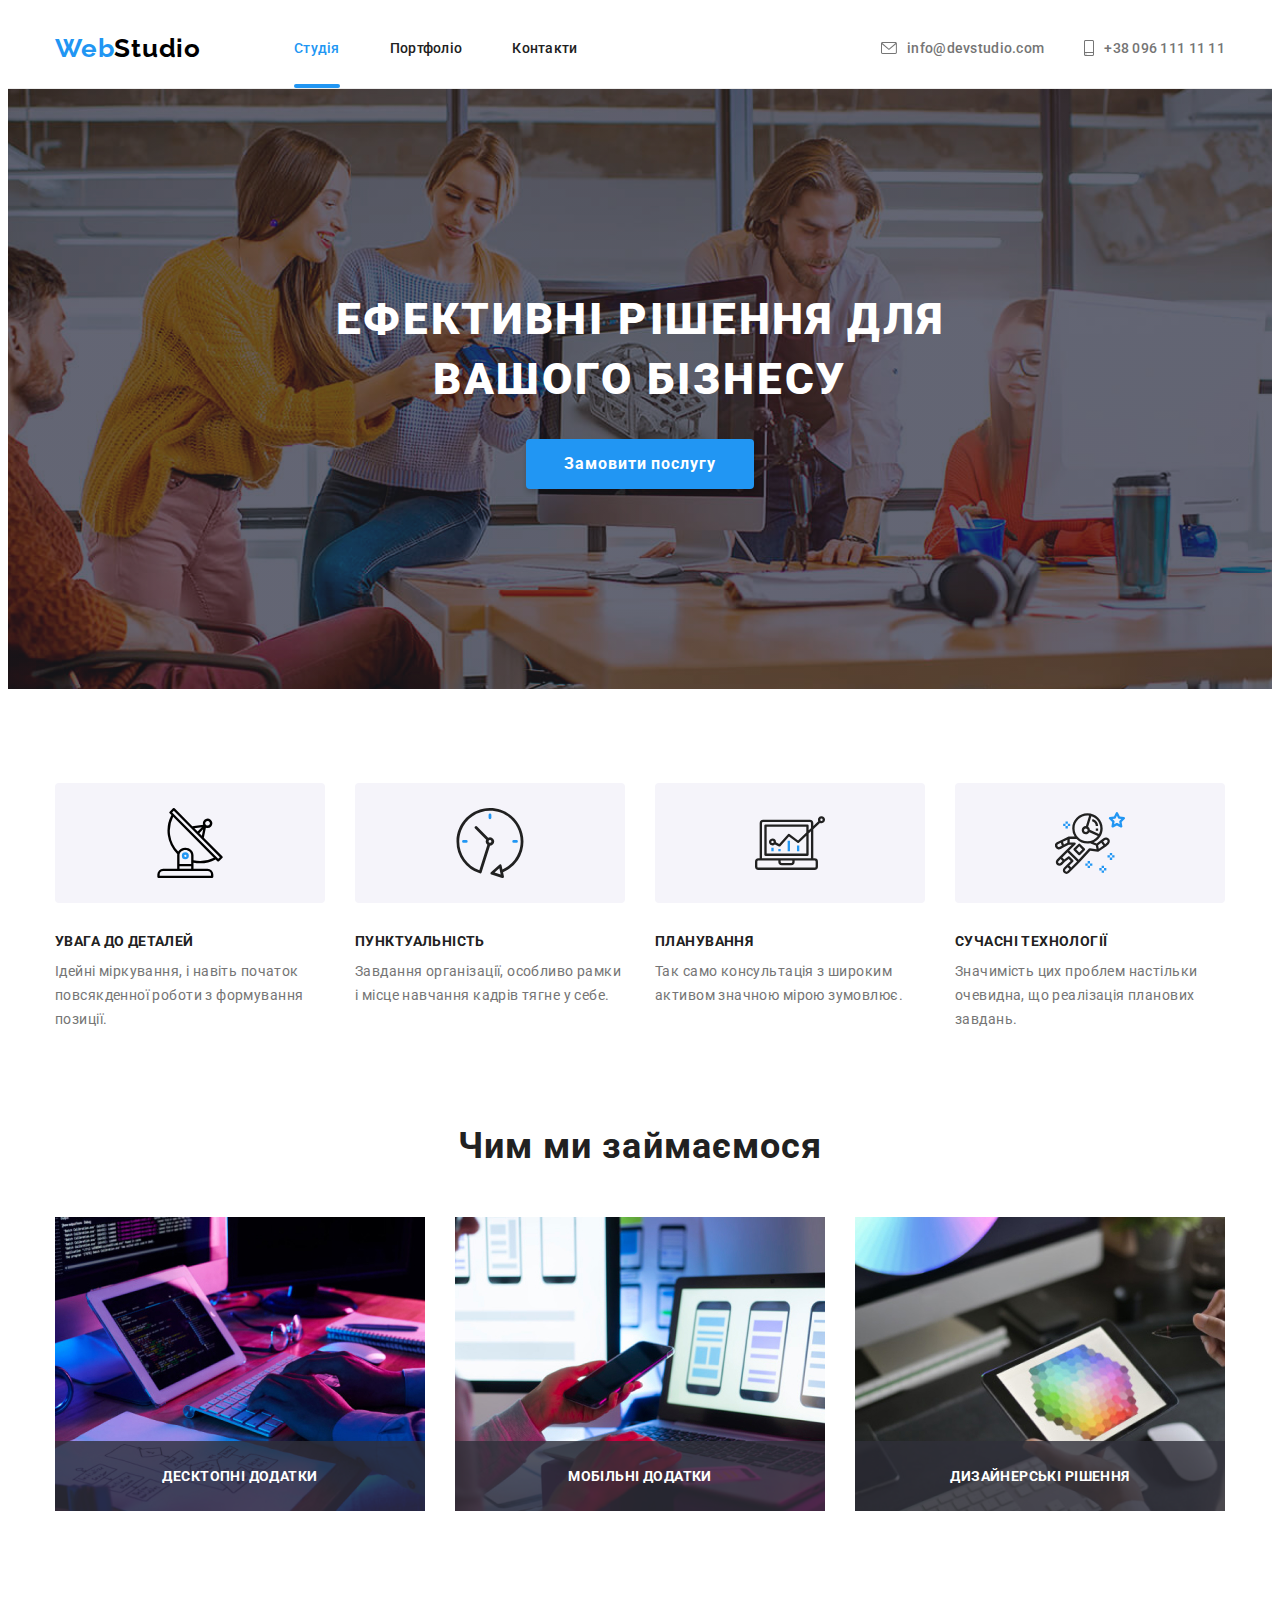
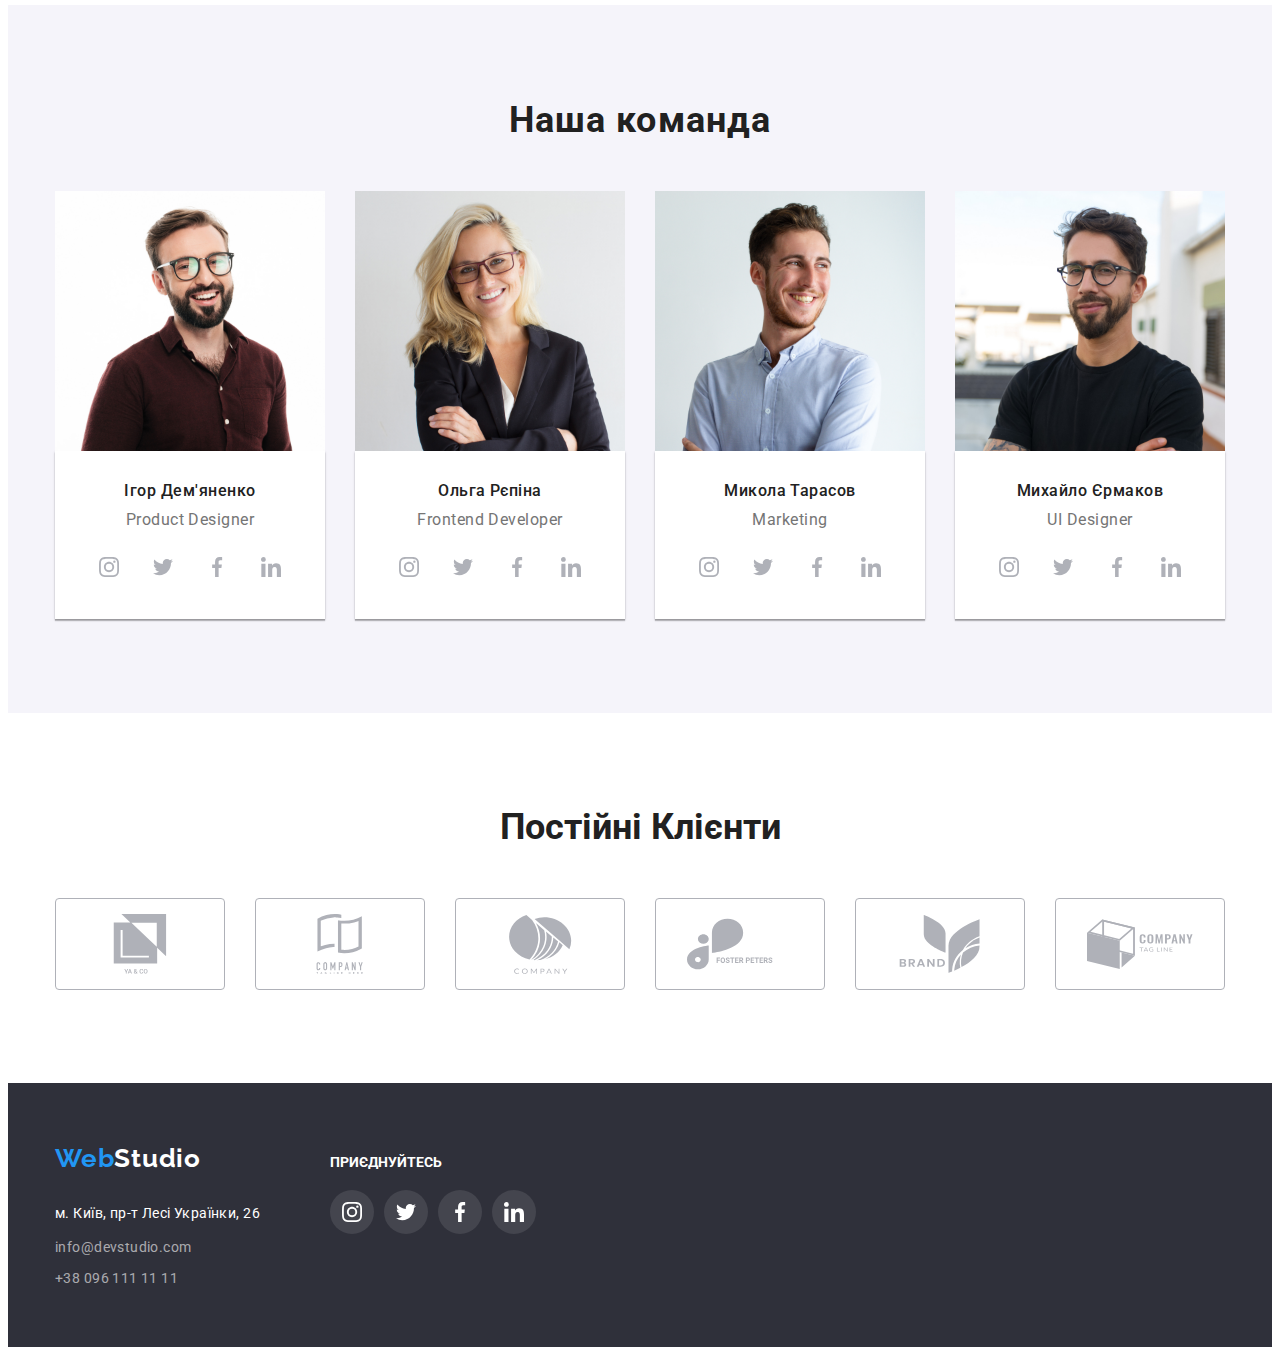
<file: index.html>
<!DOCTYPE html>
<html lang="uk">
  <head>
    <meta charset="UTF-8" />
    <meta name="viewport" content="width=device-width, initial-scale=1.0" />

    <link rel="preconnect" href="https://fonts.googleapis.com" />
    <link rel="preconnect" href="https://fonts.gstatic.com" crossorigin />
    <link
      href="https://fonts.googleapis.com/css2?family=Montserrat:wght@400;700&family=Roboto:wght@400;500;700;900&display=swap"
      rel="stylesheet"
    />
    <link rel="preconnect" href="https://fonts.googleapis.com" />
    <link rel="preconnect" href="https://fonts.gstatic.com" crossorigin />
    <link
      href="https://fonts.googleapis.com/css2?family=Montserrat:wght@400;700&family=Raleway:wght@400;500;700;900&display=swap"
      rel="stylesheet"
    />
    <link
      rel="stylesheet"
      href="https://cdnjs.cloudflare.com/ajax/libs/modern-normalize/2.0.0/modern-normalize.min.css"
      integrity="sha512-4xo8blKMVCiXpTaLzQSLSw3KFOVPWhm/TRtuPVc4WG6kUgjH6J03IBuG7JZPkcWMxJ5huwaBpOpnwYElP/m6wg=="
      crossorigin="anonymous"
      referrerpolicy="no-referrer"
    />
    <link rel="stylesheet" href="./css/style.css" />
    <title>WebStudio</title>
  </head>

  <body class="body">
    <!-- the cap -->
    <header class="header">
      <div class="conteiner head-conteiner">
        <nav class="nav-conteiner">
          <a class="logo" href="./index.html"
            >Web<span class="studio">Studio</span></a
          >
          <ul class="nav-list">
            <li class="nav-item">
              <a class="nav-link current" href="./index.html">Студія</a>
            </li>
            <li class="nav-item">
              <a class="nav-link" href="./portfolio.html">Портфоліо</a>
            </li>
            <li class="nav-item">
              <a class="nav-link" href="./contacts.html">Контакти</a>
            </li>
          </ul>
        </nav>
        <ul class="list-header">
          <li class="mail-tel">
            <a class="link-header mail-link" href="mailto:info@devstudio.com">
              <svg class="mail">
                <use
                  class="mail-icon"
                  href="./images/sprite/sprite.svg#icon-mail"
                ></use>
              </svg>
              info@devstudio.com
            </a>
          </li>
          <li class="mail-tel">
            <a class="link-header phone-link" href="tel:+380961111111">
              <svg class="phone">
                <use
                  class="phone-icon"
                  href="./images/sprite/sprite.svg#icon-phone"
                ></use>
              </svg>
              +38 096 111 11 11
            </a>
          </li>
        </ul>
      </div>
    </header>

    <main>
      <!-- first box -->
      <section class="first-box">
        <div class="conteiner">
          <h1 class="main-title">Ефективні рішення для вашого бізнесу</h1>

          <button data-modal-open class="main-button" type="button">
            <span class="text-main-button">Замовити послугу</span>
          </button>
        </div>
      </section>

      <!-- second box -->
      <section class="second-box">
        <div class="conteiner">
          <h2 class="hide-title">наші переваги</h2>
          <ul class="adv-list">
            <li class="adv-item">
              <div class="adv-block">
                <svg class="antenna">
                  <use href="./images/sprite/sprite.svg#icon-antenna"></use>
                </svg>
              </div>
              <h3 class="adv-title">УВАГА ДО ДЕТАЛЕЙ</h3>
              <p class="adv-paragraph">
                Ідейні міркування, і навіть початок повсякденної роботи з
                формування позиції.
              </p>
            </li>
            <li class="adv-item">
              <div class="adv-block">
                <svg class="clock">
                  <use
                    class=""
                    href="./images/sprite/sprite.svg#icon-clock"
                  ></use>
                </svg>
              </div>
              <h3 class="adv-title">ПУНКТУАЛЬНІСТЬ</h3>
              <p class="adv-paragraph">
                Завдання організації, особливо рамки і місце навчання кадрів
                тягне у себе.
              </p>
            </li>
            <li class="adv-item">
              <div class="adv-block">
                <svg class="diagram">
                  <use
                    class=""
                    href="./images/sprite/sprite.svg#icon-diagram"
                  ></use>
                </svg>
              </div>
              <h3 class="adv-title">ПЛАНУВАННЯ</h3>
              <p class="adv-paragraph">
                Так само консультація з широким активом значною мірою зумовлює.
              </p>
            </li>
            <li class="adv-item">
              <div class="adv-block">
                <svg class="astronaut">
                  <use
                    class=""
                    href="./images/sprite/sprite.svg#icon-astronaut"
                  ></use>
                </svg>
              </div>
              <h3 class="adv-title">СУЧАСНІ ТЕХНОЛОГІЇ</h3>
              <p class="adv-paragraph">
                Значимість цих проблем настільки очевидна, що реалізація
                планових завдань.
              </p>
            </li>
          </ul>
        </div>
      </section>
      <!-- work -->
      <section class="work-box">
        <div class="conteiner">
          <h2 class="third-title">Чим ми займаємося</h2>
          <ul class="work-list">
            <li class="work-image">
              <div class="work-pick-box">
                <img
                  class="work-pick"
                  src="./images/programming.jpg"
                  alt="programming"
                  width="370"
                  height="294"
                />
                <div class="overlay-work">
                  <p class="work-image-text">десктопні додатки</p>
                </div>
              </div>
                
            </li>
            <li class="work-image">
              <div class="work-pick-box">
                <img
                class="work-pick"
                src="./images/CreatingAplications.jpg"
                alt="CreatingAplications"
                width="370"
                height="294"
                />
                <div class="overlay-work">
                  <p class="work-image-text">мобільні додатки</p>
                </div>
              </div>
            </li>
            <li class="work-image">
              <div class="work-pick-box">
                <img
                class="work-pick"
                src="./images/testing.jpg"
                alt="testing"
                width="370"
                height="294"
                />
                <div class="overlay-work">
                  <p class="work-image-text">дизайнерські рішення</p>
                </div>
              </div>
            </li>
          </ul>
        </div>
      </section>
      <!-- our team -->
      <section class="our-team">
        <div class="conteiner">
          <h2 class="our-team-title">Наша команда</h2>
          <ul class="team-list">
            <li class="human">
              <img
                class="human-pick"
                src="./images/igor.jpg"
                alt="Ігор Дем'яненко"
                width="270"
                height="260"
              />
              <div class="human-box">
                <h3 class="name">Ігор Дем'яненко</h3>
                <p class="proffetion">Product Designer</p>
                <ul class="social-list">
                  <li class="soc-item">
                    <a class="human-link" href="">
                      <svg class="soc-link">
                        <use
                          href="./images/sprite/sprite.svg#icon-instagram"
                        ></use>
                      </svg>
                    </a>
                  </li>
                  <li class="soc-item">
                    <a class="human-link" href="">
                      <svg class="soc-link">
                        <use
                          href="./images/sprite/sprite.svg#icon-twitter"
                        ></use>
                      </svg>
                    </a>
                  </li>
                  <li class="soc-item">
                    <a class="human-link" href="">
                      <svg class="soc-link">
                        <use
                          href="./images/sprite/sprite.svg#icon-facebook"
                        ></use>
                      </svg>
                    </a>
                  </li>
                  <li class="soc-item">
                    <a class="human-link" href="">
                      <svg class="soc-link">
                        <use
                          href="./images/sprite/sprite.svg#icon-linkedin"
                        ></use>
                      </svg>
                    </a>
                  </li>
                </ul>
              </div>
            </li>
            <li class="human">
              <img
                class="human-pick"
                src="./images/olga.jpg"
                alt="Ольга Рєпіна"
                width="270"
                height="260"
              />
              <div class="human-box">
                <h3 class="name">Ольга Рєпіна</h3>
                <p class="proffetion">Frontend Developer</p>
                <ul class="social-list">
                  <li class="soc-item">
                    <a class="human-link" href="">
                      <svg class="soc-link">
                        <use
                          href="./images/sprite/sprite.svg#icon-instagram"
                        ></use>
                      </svg>
                    </a>
                  </li>
                  <li class="soc-item">
                    <a class="human-link" href="">
                      <svg class="soc-link">
                        <use
                          href="./images/sprite/sprite.svg#icon-twitter"
                        ></use>
                      </svg>
                    </a>
                  </li>
                  <li class="soc-item">
                    <a class="human-link" href="">
                      <svg class="soc-link">
                        <use
                          href="./images/sprite/sprite.svg#icon-facebook"
                        ></use>
                      </svg>
                    </a>
                  </li>
                  <li class="soc-item">
                    <a class="human-link" href="">
                      <svg class="soc-link">
                        <use
                          href="./images/sprite/sprite.svg#icon-linkedin"
                        ></use>
                      </svg>
                    </a>
                  </li>
                </ul>
              </div>
            </li>
            <li class="human">
              <img
                class="human-pick"
                src="./images/mikola.jpg"
                alt="Микола Тарасов"
                width="270"
                height="260"
              />
              <div class="human-box">
                <h3 class="name">Микола Тарасов</h3>
                <p class="proffetion">Marketing</p>
                <ul class="social-list">
                  <li class="soc-item">
                    <a class="human-link" href="">
                      <svg class="soc-link">
                        <use
                          href="./images/sprite/sprite.svg#icon-instagram"
                        ></use>
                      </svg>
                    </a>
                  </li>
                  <li class="soc-item">
                    <a class="human-link" href="">
                      <svg class="soc-link">
                        <use
                          href="./images/sprite/sprite.svg#icon-twitter"
                        ></use>
                      </svg>
                    </a>
                  </li>
                  <li class="soc-item">
                    <a class="human-link" href="">
                      <svg class="soc-link">
                        <use
                          href="./images/sprite/sprite.svg#icon-facebook"
                        ></use>
                      </svg>
                    </a>
                  </li>
                  <li class="soc-item">
                    <a class="human-link" href="">
                      <svg class="soc-link">
                        <use
                          href="./images/sprite/sprite.svg#icon-linkedin"
                        ></use>
                      </svg>
                    </a>
                  </li>
                </ul>
              </div>
            </li>
            <li class="human">
              <img
                class="human-pick"
                src="./images/michailo.jpg"
                alt="Михайло Єрмаков"
                width="270"
                height="260"
              />
              <div class="human-box">
                <h3 class="name">Михайло Єрмаков</h3>
                <p class="proffetion">UI Designer</p>
                <ul class="social-list">
                  <li class="soc-item">
                    <a class="human-link" href="">
                      <svg class="soc-link">
                        <use
                          href="./images/sprite/sprite.svg#icon-instagram"
                        ></use>
                      </svg>
                    </a>
                  </li>
                  <li class="soc-item">
                    <a class="human-link" href="">
                      <svg class="soc-link">
                        <use
                          href="./images/sprite/sprite.svg#icon-twitter"
                        ></use>
                      </svg>
                    </a>
                  </li>
                  <li class="soc-item">
                    <a class="human-link" href="">
                      <svg class="soc-link">
                        <use
                          href="./images/sprite/sprite.svg#icon-facebook"
                        ></use>
                      </svg>
                    </a>
                  </li>
                  <li class="soc-item">
                    <a class="human-link" href="">
                      <svg class="soc-link">
                        <use
                          href="./images/sprite/sprite.svg#icon-linkedin"
                        ></use>
                      </svg>
                    </a>
                  </li>
                </ul>
              </div>
            </li>
          </ul>
        </div>
      </section>
      <section class="clients">
        <div class="conteiner">
          <h2 class="our-clients">Постійні Клієнти</h2>
          <ul class="logo-list">
            <li class="logo-item">
              <a class="client-link" href="">
                <svg class="client-logo">
                  <use href="./images/sprite/sprite.svg#icon-logo"></use>
                </svg>
              </a>
            </li>
            <li class="logo-item">
              <a class="client-link" href="">
                <svg class="client-logo">
                  <use href="./images/sprite/sprite.svg#icon-logo1"></use>
                </svg>
              </a>
            </li>
            <li class="logo-item">
              <a class="client-link" href="">
                <svg class="client-logo">
                  <use href="./images/sprite/sprite.svg#icon-logo2"></use>
                </svg>
              </a>
            </li>
            <li class="logo-item">
              <a class="client-link" href="">
                <svg class="client-logo">
                  <use href="./images/sprite/sprite.svg#icon-logo3"></use>
                </svg>
              </a>
            </li>
            <li class="logo-item">
              <a class="client-link" href="">
                <svg class="client-logo">
                  <use href="./images/sprite/sprite.svg#icon-logo4"></use>
                </svg>
              </a>
            </li>
            <li class="logo-item">
              <a class="client-link" href="">
                <svg class="client-logo">
                  <use href="./images/sprite/sprite.svg#icon-logo5"></use>
                </svg>
              </a>
            </li>
          </ul>
        </div>
      </section>
    </main>
    <!-- Floor -->
    <footer class="footer">
      <div class="conteiner foot-box">
        <div>
          <a class="web-foot" href="/"
          >Web<span class="studio-foot">Studio</span></a
        >
        <address class="address">
          <p class="addr">м. Київ, пр-т Лесі Українки, 26</p>
          <ul class="foot-link-list">
            <li class="item-foot">
              <a class="link-foot" href="mailto:info@devstudio.com"
                >info@devstudio.com</a
              >
            </li>
            <li class="item-foot">
              <a class="link-foot" href="tel:+380961111111"
                >+38 096 111 11 11</a
              >
            </li>
          </ul>
        </div>
        </address>
        <div class="soc-box-foot">
          <h3 class="join-us">ПРИЄДНУЙТЕСЬ</h3>
          <ul class="soc-list-foot">
            <li class="soc-item-foot">
              <a class="soc-link-foot" href="">
                <svg class="icon-foot">
                  <use href="./images/sprite/sprite.svg#icon-instagram"></use>
                </svg>
              </a>
            </li>
            <li class="soc-item-foot">
              <a class="soc-link-foot" href="">
                <svg class="icon-foot">
                  <use href="./images/sprite/sprite.svg#icon-twitter"></use>
                </svg>
              </a>
            </li>
            <li class="soc-item-foot">
              <a class="soc-link-foot" href="">
                <svg class="icon-foot">
                  <use href="./images/sprite/sprite.svg#icon-facebook"></use>
                </svg>
              </a>
            </li>
            <li class="soc-item-foot">
              <a class="soc-link-foot" href="">
                <svg class="icon-foot">
                  <use href="./images/sprite/sprite.svg#icon-linkedin"></use>
                </svg>
              </a>
            </li>
          </ul>
        </div>
      </div>
    </footer>
    <!-- modal -->
    <div data-modal class="backdrop is-hidden">
      <div class="modal">
        <button class="button-modal-close" data-modal-close>
          <svg class="modal-close-icon">
            <use href="./images/sprite/sprite.svg#icon-close"></use>
          </svg>
        </button>
        <h2 class="modal-title">Залиште свої дані, ми вам передзвонимо</h2>
        <form class="form" action="">
          <div class="label-input-box">
            <label for="name" class="label" >Ім'я</label>
            <div class="input-icon-modal-box">
              <input id="name" class="form-input" type="text">
              <svg class="modal-input-icon">
                <use href="./images/sprite/sprite.svg#icon-person-modal">
                </use>
              </svg>
            </div>
          </div>
          
          <div class="label-input-box">
            <label for="tel" class="label">Телефон</label>
            <div class="input-icon-modal-box">
              <input id="tel" class="form-input" type="tel">
              <svg class="modal-input-icon">
                <use href="./images/sprite/sprite.svg#icon-phone-modal">
                </use>
              </svg>
            </div>
            
          </div>
          
          <div class="label-input-box">
            <label for="email" class="label">Пошта</label>
            <div class="input-icon-modal-box">
              <input id="email" class="form-input" type="email">
              <svg class="modal-input-icon">
                <use href="./images/sprite/sprite.svg#icon-email-modal">
                </use>
              </svg>
            </div>
            
          </div>
          
          <div class="label-input-box">
            <label class="label" for="comment">Коментар</label>
            <textarea class="comment" id="comment" placeholder="введіть текст"></textarea>
          </div>

          
          
        </form>
        <div class="checkbox-modal-box">
          <input id="checkbox" type="checkbox">
          <label class="checkbox-label" for="checkbox">Погоджуюся з розсилкою та приймаю <a class="modal-checkbox-link" href="/"> Умови договору<a> </label>
        </div>


        <button class="button-modal-submit" type="submit">
          <span class="button-submit-text">Відправити</span>
        </button>
        

      </div>
    </div>
    <script src="./js/modal.js"></script>
  </body>
</html>
</file>
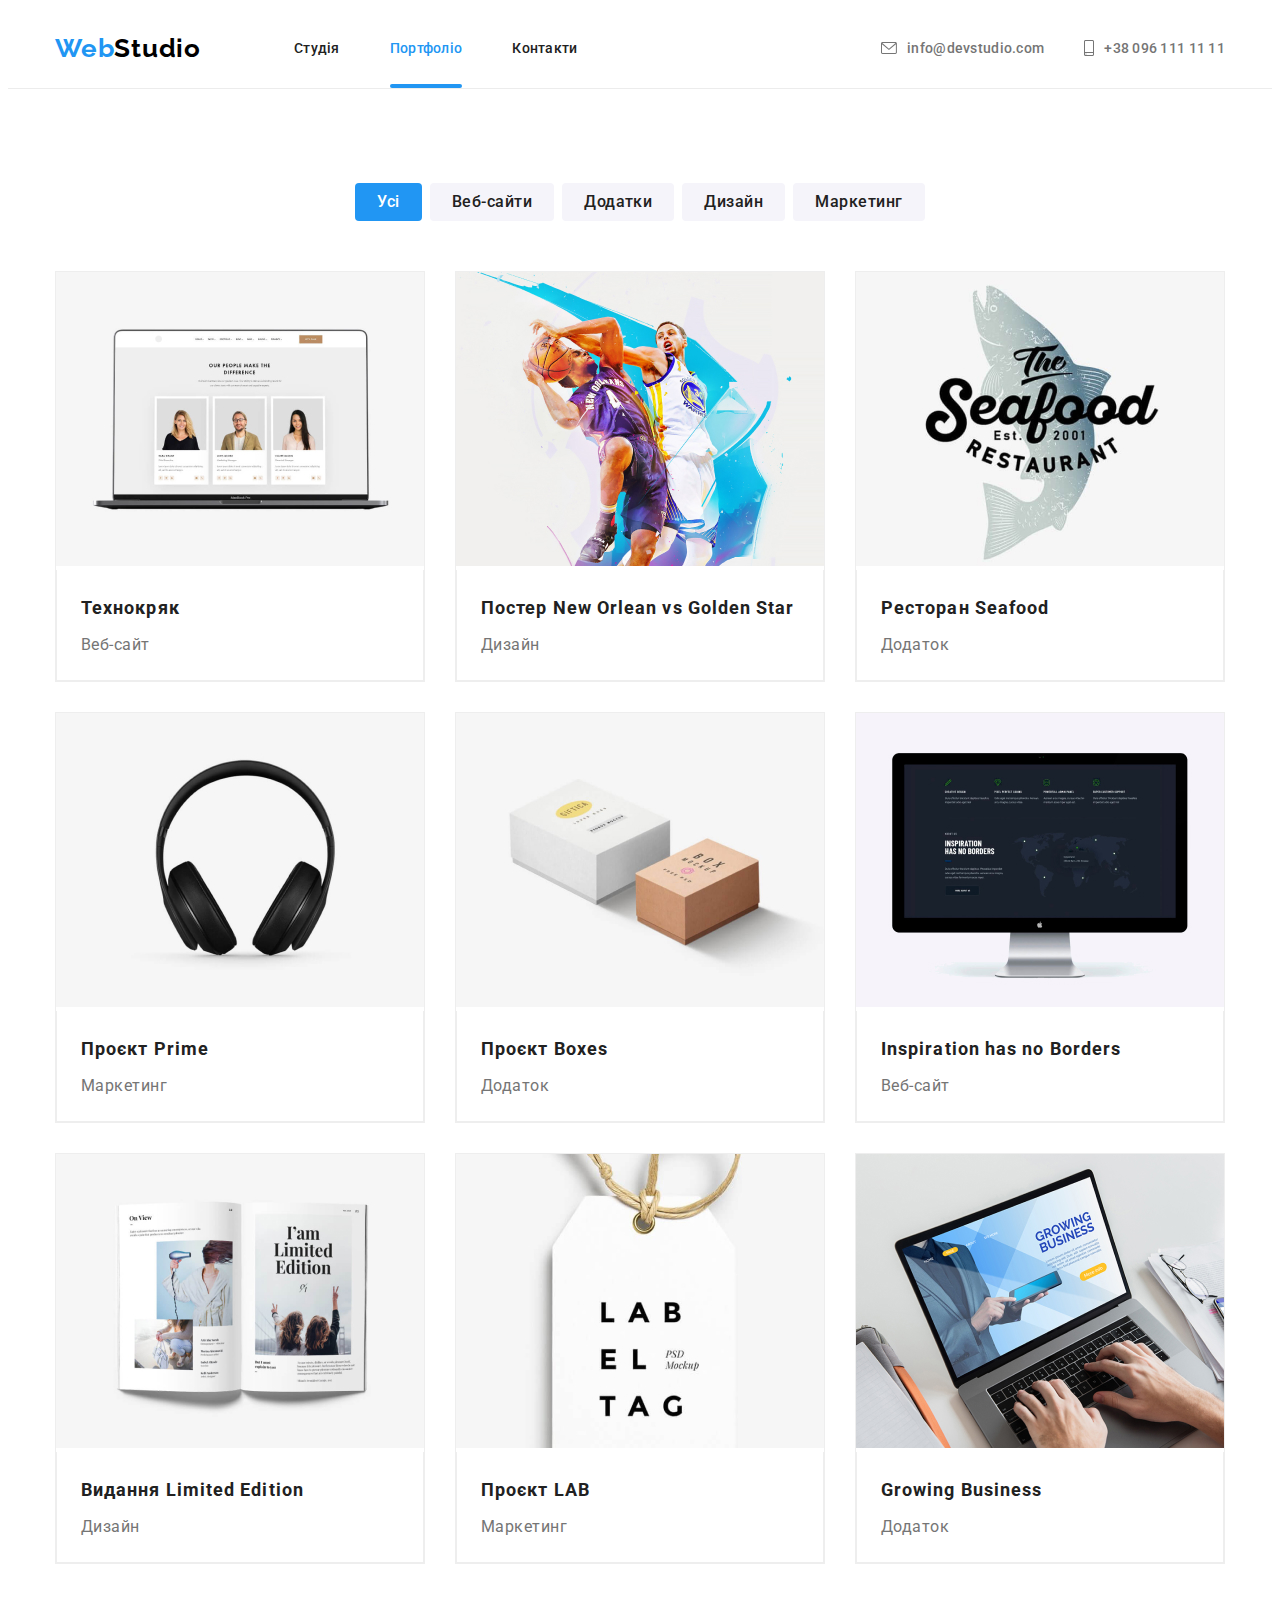
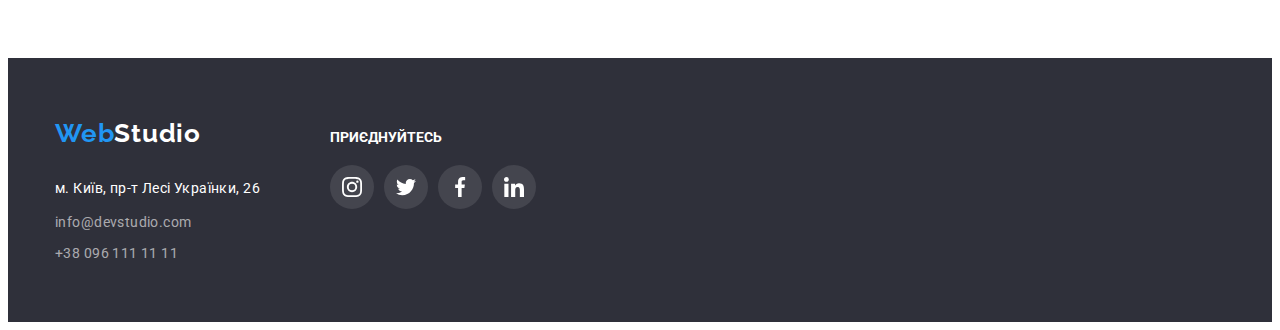
<file: portfolio.html>
<!DOCTYPE html>
<html lang="uk">
  <head>
    <meta charset="UTF-8" />
    <meta name="viewport" content="width=device-width, initial-scale=1.0" />

    <link rel="preconnect" href="https://fonts.googleapis.com" />
    <link rel="preconnect" href="https://fonts.gstatic.com" crossorigin />
    <link
      href="https://fonts.googleapis.com/css2?family=Montserrat:wght@400;700&family=Roboto:wght@400;500;700;900&display=swap"
      rel="stylesheet"
    />
    <link rel="preconnect" href="https://fonts.googleapis.com" />
    <link rel="preconnect" href="https://fonts.gstatic.com" crossorigin />
    <link
      href="https://fonts.googleapis.com/css2?family=Montserrat:wght@400;700&family=Raleway:wght@400;500;700;900&display=swap"
      rel="stylesheet"
    />
    <link
      rel="stylesheet"
      href="https://cdnjs.cloudflare.com/ajax/libs/modern-normalize/2.0.0/modern-normalize.min.css"
      integrity="sha512-4xo8blKMVCiXpTaLzQSLSw3KFOVPWhm/TRtuPVc4WG6kUgjH6J03IBuG7JZPkcWMxJ5huwaBpOpnwYElP/m6wg=="
      crossorigin="anonymous"
      referrerpolicy="no-referrer"
    />
    <link rel="stylesheet" href="./css/style.css" />
    <title>Portfolio</title>
  </head>
  <body class="body">
    <!-- the cap -->
    <header class="header">
      <div class="conteiner head-conteiner">
        <nav class="nav-conteiner">
          <a class="logo" href="./index.html"
            >Web<span class="studio">Studio</span></a
          >
          <ul class="nav-list">
            <li class="nav-item">
              <a class="nav-link " href="./index.html">Студія</a>
            </li>
            <li class="nav-item">
              <a class="nav-link current" href="./portfolio.html">Портфоліо</a>
            </li>
            <li class="nav-item">
              <a class="nav-link" href="./contacts.html">Контакти</a>
            </li>
          </ul>
        </nav>
        <ul class="list-header">
          <li class="mail-tel">
            <a class="link-header mail-link" href="mailto:info@devstudio.com">
              <svg class="mail">
                <use
                  class="mail-icon"
                  href="./images/sprite/sprite.svg#icon-mail"
                ></use>
              </svg>
              info@devstudio.com
            </a>
          </li>
          <li class="mail-tel">
            <a class="link-header phone-link" href="tel:+380961111111">
              <svg class="phone">
                <use
                  class="phone-icon"
                  href="./images/sprite/sprite.svg#icon-phone"
                ></use>
              </svg>
              +38 096 111 11 11
            </a>
          </li>
        </ul>
      </div>
    </header>
    <main>
      <section class="sec-portfolio">
        <div class="conteiner">
          <h1 hidden>Наші роботи</h1>
          <ul class="filter-list">
            <li class="filter-item">
              <button class="filter current" type="button">Усі</button>
            </li>
            <li class="filter-item">
              <button class="filter" type="button">Веб-сайти</button>
            </li>
            <li class="filter-item">
              <button class="filter" type="button">Додатки</button>
            </li>
            <li class="filter-item">
              <button class="filter" type="button">Дизайн</button>
            </li>
            <li class="filter-item">
              <button class="filter" type="button">Маркетинг</button>
            </li>
          </ul>
          <ul class="project-list">
            <li class="project">
              <a class="link-project" href=""
                >
                <div class="product-img">
                  <img
                  class="poject-pick"
                  src="./imagesPartfolio/img1.jpg"
                  alt="Технокряк"
                  width="370"/>
                  <div class="overlay-box">
                    <p class="project-text">
                    Ресурс пропонує комплексні пропозиції з різним рівнем функціоналу та сервісів. Все це дозволить відвідувачу отримати вичерпні відомості про компанію чи приватну особу.
                    </p>
                  </div>
                </div>
                <div class="name-box">
                  <h2 class="project-name">Технокряк</h2>
                  <p class="project-title">Веб-сайт</p>
                </div>
              </a>
            </li>
            <li class="project">
              <a class="link-project" href="">
                <div class="product-img">
                  <img
                  class="poject-pick"
                  src="./imagesPartfolio/img2.jpg"
                  alt="Постер New Orlean vs Golden Star"
                  width="370"/>
                  <div class="overlay-box">
                    <p class="project-text">
                    Ресурс пропонує комплексні пропозиції з різним рівнем функціоналу та сервісів. Все це дозволить відвідувачу отримати вичерпні відомості про компанію чи приватну особу.
                    </p>
                  </div>
                </div>
                <div class="name-box">
                  <h2 class="project-name">Постер New Orlean vs Golden Star</h2>
                  <p class="project-title">Дизайн</p>
                </div>
              </a>
            </li>
            <li class="project">
              <a class="link-project" href="">
                <div class="product-img">
                  <img
                  class="poject-pick"
                  src="./imagesPartfolio/img3.jpg"
                  alt="Ресторан Seafood"
                  width="370"/>
                  <div class="overlay-box">
                    <p class="project-text">
                    Ресурс пропонує комплексні пропозиції з різним рівнем функціоналу та сервісів. Все це дозволить відвідувачу отримати вичерпні відомості про компанію чи приватну особу.
                    </p>
                  </div>
                </div>
                <div class="name-box">
                  <h2 class="project-name">Ресторан Seafood</h2>
                  <p class="project-title">Додаток</p>
                </div>
              </a>
            </li>
            <li class="project">
              <a class="link-project" href="">
                <div class="product-img">
                  <img
                  class="poject-pick"
                  src="./imagesPartfolio/img4.jpg"
                  alt="Проєкт Prime"
                  width="370"/>
                  <div class="overlay-box">
                    <p class="project-text">
                    Ресурс пропонує комплексні пропозиції з різним рівнем функціоналу та сервісів. Все це дозволить відвідувачу отримати вичерпні відомості про компанію чи приватну особу.
                    </p>
                  </div>
                </div>
                <div class="name-box">
                  <h2 class="project-name">Проєкт Prime</h2>
                  <p class="project-title">Маркетинг</p>
                </div>
              </a>
            </li>
            <li class="project">
              <a class="link-project" href="">
                <div class="product-img">
                  <img
                  class="poject-pick"
                  src="./imagesPartfolio/img5.jpg"
                  alt="Проєкт Boxes"
                  width="370"/>
                  <div class="overlay-box">
                    <p class="project-text">
                    Ресурс пропонує комплексні пропозиції з різним рівнем функціоналу та сервісів. Все це дозволить відвідувачу отримати вичерпні відомості про компанію чи приватну особу.
                    </p>
                  </div>
                </div>
                <div class="name-box">
                  <h2 class="project-name">Проєкт Boxes</h2>
                  <p class="project-title">Додаток</p>
                </div>
              </a>
            </li>
            <li class="project" class="work">
              <a class="link-project" href="">
                <div class="product-img">
                  <img
                  class="poject-pick"
                  src="./imagesPartfolio/img6.jpg"
                  alt="Inspiration has no Borders"
                  width="370"/>
                  <div class="overlay-box">
                    <p class="project-text">
                    Ресурс пропонує комплексні пропозиції з різним рівнем функціоналу та сервісів. Все це дозволить відвідувачу отримати вичерпні відомості про компанію чи приватну особу.
                    </p>
                  </div>
                </div>
                <div class="name-box">
                  <h2 class="project-name">Inspiration has no Borders</h2>
                  <p class="project-title">Веб-сайт</p>
                </div>
              </a>
            </li>
            <li class="project">
              <a class="link-project" href="">
                <div class="product-img">
                  <img
                  class="poject-pick"
                  src="./imagesPartfolio/img7.jpg"
                  alt="Видання Limited Edition"
                  width="370"/>
                  <div class="overlay-box">
                    <p class="project-text">
                    Ресурс пропонує комплексні пропозиції з різним рівнем функціоналу та сервісів. Все це дозволить відвідувачу отримати вичерпні відомості про компанію чи приватну особу.
                    </p>
                  </div>
                </div>
                <div class="name-box">
                  <h2 class="project-name">Видання Limited Edition</h2>
                  <p class="project-title">Дизайн</p>
                </div>
              </a>
            </li>
            <li class="project">
              <a class="link-project" href="">
                <div class="product-img">
                  <img
                  class="poject-pick"
                  src="./imagesPartfolio/img8.jpg"
                  alt="Проєкт LAB"
                  width="370"/>
                  <div class="overlay-box">
                    <p class="project-text">
                    Ресурс пропонує комплексні пропозиції з різним рівнем функціоналу та сервісів. Все це дозволить відвідувачу отримати вичерпні відомості про компанію чи приватну особу.
                    </p>
                  </div>
                </div>
                <div class="name-box">
                  <h2 class="project-name">Проєкт LAB</h2>
                  <p class="project-title">Маркетинг</p>
                </div>
              </a>
            </li>
            <li class="project">
              <a class="link-project" href="">
                <div class="product-img">
                  <img
                  class="poject-pick"
                  src="./imagesPartfolio/img9.jpg"
                  alt="Growing Business"
                  width="370"/>
                  <div class="overlay-box">
                    <p class="project-text">
                    Ресурс пропонує комплексні пропозиції з різним рівнем функціоналу та сервісів. Все це дозволить відвідувачу отримати вичерпні відомості про компанію чи приватну особу.
                    </p>
                  </div>
                </div>
                <div class="name-box">
                  <h2 class="project-name">Growing Business</h2>
                  <p class="project-title">Додаток</p>
                </div>
              </a>
            </li>
          </ul>
        </div>
      </section>
    </main>
    <!-- the floor -->
    <footer class="footer">
      <div class="conteiner foot-box">
        <div>
          <a class="web-foot" href="/"
          >Web<span class="studio-foot">Studio</span></a
        >
        <address class="address">
          <p class="addr">м. Київ, пр-т Лесі Українки, 26</p>
          <ul class="foot-link-list">
            <li class="item-foot">
              <a class="link-foot" href="mailto:info@devstudio.com"
                >info@devstudio.com</a
              >
            </li>
            <li class="item-foot">
              <a class="link-foot" href="tel:+380961111111"
                >+38 096 111 11 11</a
              >
            </li>
          </ul>
        </div>
        </address>
        <div class="soc-box-foot">
          <h3 class="join-us">ПРИЄДНУЙТЕСЬ</h3>
          <ul class="soc-list-foot">
            <li class="soc-item-foot">
              <a class="soc-link-foot" href="">
                <svg class="icon-foot">
                  <use href="./images/sprite/sprite.svg#icon-instagram"></use>
                </svg>
              </a>
            </li>
            <li class="soc-item-foot">
              <a class="soc-link-foot" href="">
                <svg class="icon-foot">
                  <use href="./images/sprite/sprite.svg#icon-twitter"></use>
                </svg>
              </a>
            </li>
            <li class="soc-item-foot">
              <a class="soc-link-foot" href="">
                <svg class="icon-foot">
                  <use href="./images/sprite/sprite.svg#icon-facebook"></use>
                </svg>
              </a>
            </li>
            <li class="soc-item-foot">
              <a class="soc-link-foot" href="">
                <svg class="icon-foot">
                  <use href="./images/sprite/sprite.svg#icon-linkedin"></use>
                </svg>
              </a>
            </li>
          </ul>
        </div>
      </div>
    </footer>
  </body>
</html>
</file>
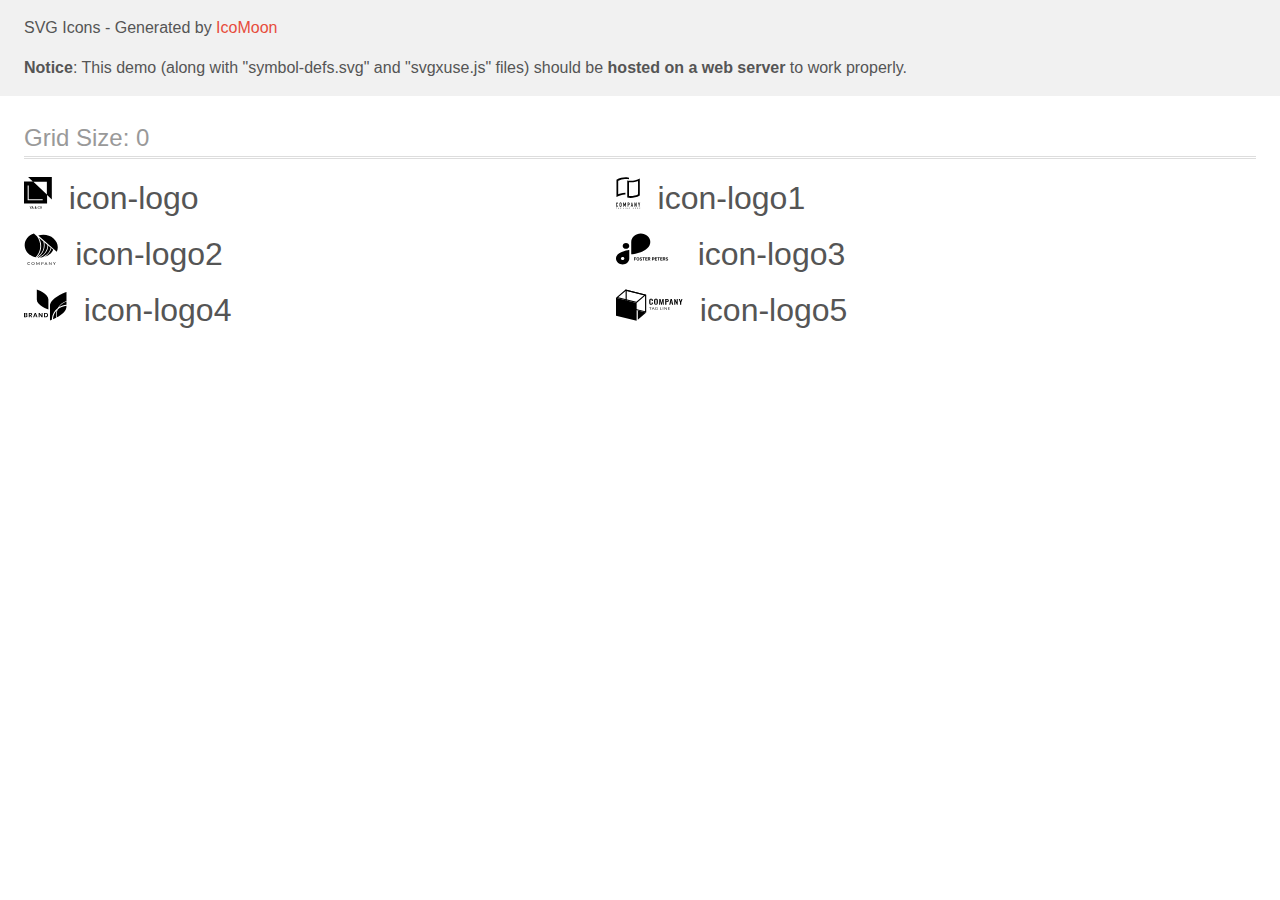
<file: images/sprite/icomoon/demo-external-svg.html>
<!doctype html>
<html>
<head>
    <title>IcoMoon - SVG Icons</title>
    <meta charset="utf-8">
    <meta name="viewport" content="width=device-width, initial-scale=1">
    <link rel="stylesheet" href="demo-files/demo.css">
    <link rel="stylesheet" href="style.css">
</head>
<body>
<header class="bgc1 clearfix">
<div class="mhl">
    <p>SVG Icons - Generated by <a href="https://icomoon.io/app">IcoMoon</a></p><p><strong>Notice</strong>: This demo (along with "symbol-defs.svg" and "svgxuse.js" files) should be <b>hosted on a web server</b> to work properly.</p>
</div>
</header>
    <div class="clearfix mhl ptl">
        <h1 class="mvm mtn fgc1">Grid Size: 0</h1>
        <div class="glyph fs1">
            <div class="clearfix pbs">
                <svg class="icon icon-logo"><use xlink:href="symbol-defs.svg#icon-logo"></use></svg><span class="name"> icon-logo</span>
            </div>
        </div>
        <div class="glyph fs1">
            <div class="clearfix pbs">
                <svg class="icon icon-logo1"><use xlink:href="symbol-defs.svg#icon-logo1"></use></svg><span class="name"> icon-logo1</span>
            </div>
        </div>
        <div class="glyph fs1">
            <div class="clearfix pbs">
                <svg class="icon icon-logo2"><use xlink:href="symbol-defs.svg#icon-logo2"></use></svg><span class="name"> icon-logo2</span>
            </div>
        </div>
        <div class="glyph fs1">
            <div class="clearfix pbs">
                <svg class="icon icon-logo3"><use xlink:href="symbol-defs.svg#icon-logo3"></use></svg><span class="name"> icon-logo3</span>
            </div>
        </div>
        <div class="glyph fs1">
            <div class="clearfix pbs">
                <svg class="icon icon-logo4"><use xlink:href="symbol-defs.svg#icon-logo4"></use></svg><span class="name"> icon-logo4</span>
            </div>
        </div>
        <div class="glyph fs1">
            <div class="clearfix pbs">
                <svg class="icon icon-logo5"><use xlink:href="symbol-defs.svg#icon-logo5"></use></svg><span class="name"> icon-logo5</span>
            </div>
        </div>
  </div>
<script defer src="svgxuse.js"></script>
</body>
</html>
</file>
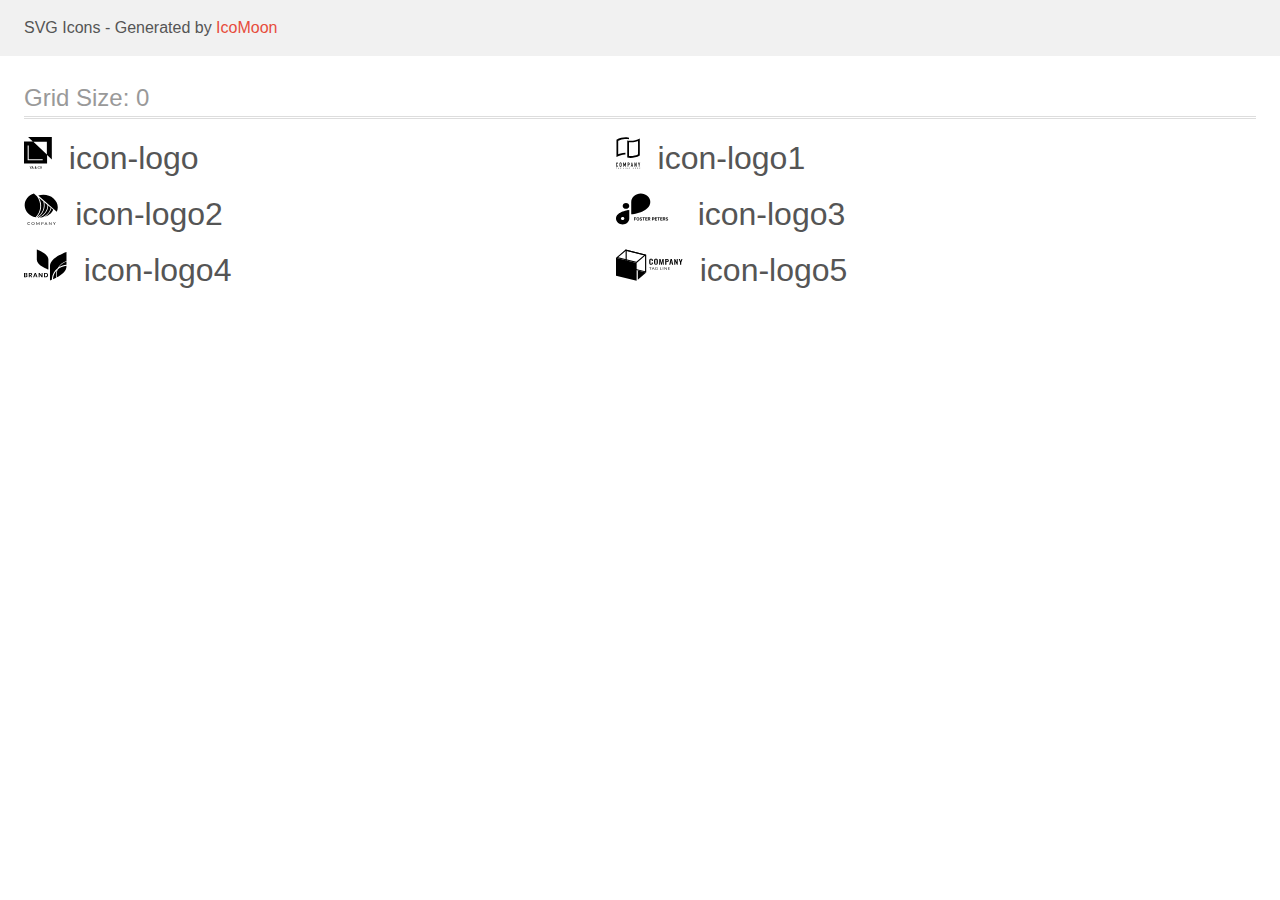
<file: images/sprite/icomoon/demo.html>
<!doctype html>
<html>
<head>
    <title>IcoMoon - SVG Icons</title>
    <meta charset="utf-8">
    <meta name="viewport" content="width=device-width, initial-scale=1">
    <link rel="stylesheet" href="demo-files/demo.css">
    <link rel="stylesheet" href="style.css">
</head>
<body>
<svg aria-hidden="true" style="position: absolute; width: 0; height: 0; overflow: hidden;" version="1.1" xmlns="http://www.w3.org/2000/svg" xmlns:xlink="http://www.w3.org/1999/xlink">
<defs>
<symbol id="icon-logo" viewBox="0 0 28 32">
<path d="M4.085 0l4.771 4.517-8.856-0.005v21.915h23.149v-8.379l4.766 4.512v-22.559h-23.83zM22.939 17.517l-13.528-12.807h13.528v12.807zM18.739 23.221h-15.076v-14.739h1.066v13.741h14.010v0.998zM7.223 29.344l-0.557 1.147-0.557-1.147h-0.467l0.813 1.529v0.891h0.422v-0.891l0.811-1.529h-0.465zM7.923 31.764l0.196-0.563h0.938l0.198 0.563h0.439l-0.916-2.42h-0.377l-0.914 2.42h0.437zM8.588 29.858l0.351 1.004h-0.701l0.351-1.004zM10.805 30.804c-0.061 0.093-0.091 0.196-0.091 0.307 0 0.204 0.072 0.37 0.214 0.497 0.144 0.126 0.336 0.189 0.575 0.189s0.445-0.065 0.618-0.194l0.136 0.161h0.469l-0.356-0.421c0.14-0.191 0.209-0.435 0.209-0.733h-0.351c0 0.163-0.034 0.311-0.101 0.444l-0.467-0.552 0.165-0.12c0.116-0.084 0.2-0.168 0.251-0.253 0.051-0.085 0.076-0.178 0.076-0.279 0-0.153-0.056-0.281-0.17-0.384-0.112-0.104-0.256-0.156-0.432-0.156-0.195 0-0.35 0.055-0.465 0.166-0.115 0.11-0.173 0.259-0.173 0.449 0 0.078 0.018 0.158 0.055 0.241 0.038 0.083 0.104 0.184 0.198 0.303-0.18 0.129-0.3 0.24-0.361 0.334zM11.897 31.339c-0.119 0.091-0.246 0.136-0.382 0.136-0.121 0-0.217-0.035-0.289-0.105s-0.108-0.161-0.108-0.273c0-0.13 0.067-0.245 0.2-0.346l0.052-0.037 0.529 0.623zM11.463 30.267c-0.114-0.141-0.171-0.258-0.171-0.351 0-0.081 0.023-0.148 0.070-0.201s0.109-0.080 0.188-0.080c0.073 0 0.133 0.023 0.181 0.068 0.048 0.044 0.072 0.098 0.072 0.161 0 0.095-0.034 0.173-0.103 0.234l-0.052 0.042-0.184 0.126zM15.403 31.581c0.166-0.145 0.262-0.347 0.286-0.605h-0.419c-0.022 0.173-0.075 0.296-0.158 0.371s-0.207 0.111-0.372 0.111c-0.181 0-0.318-0.069-0.412-0.206-0.093-0.137-0.14-0.337-0.14-0.598v-0.214c0.002-0.258 0.052-0.454 0.15-0.587 0.099-0.134 0.239-0.201 0.422-0.201 0.157 0 0.277 0.039 0.357 0.116 0.082 0.076 0.133 0.202 0.153 0.376h0.419c-0.027-0.265-0.121-0.47-0.284-0.615s-0.378-0.218-0.645-0.218c-0.198 0-0.373 0.047-0.525 0.141-0.151 0.094-0.267 0.228-0.347 0.402s-0.121 0.375-0.121 0.603v0.226c0.003 0.223 0.045 0.418 0.125 0.587s0.193 0.299 0.339 0.391c0.147 0.091 0.317 0.136 0.51 0.136 0.276 0 0.497-0.072 0.663-0.216zM17.875 31.242c0.082-0.18 0.123-0.388 0.123-0.625v-0.135c-0.001-0.236-0.043-0.443-0.126-0.62-0.083-0.178-0.201-0.315-0.354-0.409-0.152-0.095-0.326-0.143-0.524-0.143s-0.372 0.048-0.525 0.145c-0.152 0.095-0.27 0.233-0.354 0.414-0.083 0.181-0.125 0.389-0.125 0.625v0.136c0.001 0.232 0.043 0.436 0.126 0.613 0.084 0.177 0.203 0.314 0.356 0.411 0.154 0.095 0.329 0.143 0.525 0.143 0.198 0 0.373-0.048 0.525-0.143 0.153-0.096 0.27-0.234 0.352-0.412zM17.424 29.874c0.102 0.143 0.153 0.349 0.153 0.617v0.126c0 0.273-0.050 0.48-0.151 0.622-0.1 0.142-0.243 0.213-0.429 0.213-0.184 0-0.328-0.073-0.432-0.218-0.103-0.145-0.155-0.351-0.155-0.617v-0.14c0.002-0.26 0.054-0.462 0.156-0.603 0.103-0.143 0.245-0.214 0.427-0.214 0.186 0 0.33 0.072 0.43 0.214z"></path>
</symbol>
<symbol id="icon-logo1" viewBox="0 0 25 32">
<path d="M10.531 1.806h-0.084c-0.129-0.008-0.258-0.011-0.388-0.014v0h-0.28c-0.244 0-0.494 0.006-0.741 0.019-0.019-0.001-0.037-0.001-0.056 0-2.243 0.127-4.44 0.688-6.471 1.651l-0.266 0.128v13.625l0.623-0.211c0.546-0.188 1.129-0.357 1.731-0.513 1.629-0.418 3.301-0.64 4.982-0.662v1.79c-0.223 0.002-0.439 0.008-0.655 0.019h-0.051c-1.294 0.071-2.577 0.268-3.833 0.588-1.59 0.398-3.124 0.996-4.566 1.779v-17.475c1.497-0.873 3.11-1.529 4.79-1.948 1.475-0.381 2.992-0.576 4.515-0.582h0.263c0.314 0.008 0.621 0.022 0.909 0.044 0.759 0.053 1.511 0.173 2.249 0.358v1.762c-0.717-0.167-1.445-0.277-2.179-0.329-0.015-0.001-0.030-0.003-0.045-0.004-0.152-0.013-0.304-0.026-0.446-0.026zM13.633 3.607c0.391 0.030 0.796 0.044 1.205 0.044 1.601-0.006 3.195-0.21 4.747-0.609 1.589-0.4 3.123-0.998 4.564-1.781v17.163c-1.498 0.873-3.111 1.529-4.792 1.948-1.475 0.379-2.992 0.574-4.515 0.581-1.154 0.009-2.304-0.126-3.425-0.404v-17.275c0.265 0.061 0.537 0.117 0.814 0.164 0.455 0.077 0.934 0.133 1.401 0.167zM22.367 3.74l-0.623 0.21c-0.573 0.192-1.15 0.365-1.731 0.518-1.691 0.434-3.428 0.657-5.173 0.663-0.406 0-0.78-0.011-1.141-0.034l-0.497-0.033v14.017l0.427 0.038c0.395 0.034 0.803 0.052 1.214 0.052 1.374-0.006 2.743-0.183 4.074-0.527 1.096-0.275 2.162-0.658 3.184-1.144l0.266-0.128v-13.63z"></path>
<path d="M1.684 25.977c-0.090-0.093-0.197-0.166-0.317-0.214s-0.247-0.071-0.376-0.066c-0.137-0.002-0.273 0.024-0.4 0.075-0.117 0.046-0.222 0.116-0.311 0.205s-0.156 0.196-0.201 0.313c-0.049 0.123-0.073 0.254-0.072 0.387v2.335c-0.006 0.165 0.026 0.328 0.092 0.479 0.055 0.12 0.135 0.226 0.233 0.313 0.093 0.079 0.203 0.135 0.321 0.166 0.114 0.032 0.231 0.048 0.349 0.049 0.13 0.001 0.259-0.027 0.377-0.081 0.117-0.051 0.222-0.124 0.311-0.216 0.087-0.091 0.156-0.197 0.204-0.313 0.050-0.118 0.075-0.244 0.075-0.372v-0.261h-0.61v0.208c0.002 0.071-0.010 0.142-0.036 0.208-0.020 0.050-0.050 0.095-0.089 0.131-0.038 0.031-0.081 0.053-0.128 0.067-0.041 0.014-0.084 0.021-0.128 0.022-0.054 0.006-0.11-0.002-0.16-0.024s-0.094-0.057-0.126-0.101c-0.058-0.094-0.086-0.203-0.081-0.313v-2.177c-0.004-0.121 0.022-0.241 0.075-0.349 0.032-0.049 0.077-0.089 0.129-0.114s0.112-0.034 0.17-0.027c0.053-0.002 0.105 0.009 0.152 0.032s0.089 0.057 0.12 0.099c0.068 0.090 0.104 0.2 0.101 0.313v0.202h0.604v-0.238c0.001-0.14-0.024-0.278-0.075-0.408-0.045-0.122-0.114-0.234-0.204-0.329z"></path>
<path d="M5.31 25.95c-0.195-0.164-0.44-0.255-0.694-0.257-0.124 0-0.248 0.023-0.364 0.066-0.119 0.042-0.228 0.107-0.322 0.191-0.101 0.091-0.182 0.202-0.237 0.327-0.061 0.143-0.092 0.297-0.089 0.452v2.239c-0.004 0.158 0.026 0.314 0.089 0.459 0.055 0.12 0.136 0.227 0.237 0.313 0.093 0.087 0.203 0.154 0.322 0.197 0.117 0.043 0.24 0.065 0.364 0.066s0.248-0.023 0.364-0.066c0.121-0.044 0.233-0.111 0.33-0.197 0.097-0.087 0.176-0.194 0.23-0.313 0.063-0.145 0.093-0.301 0.089-0.459v-2.239c0.003-0.155-0.027-0.31-0.089-0.452-0.054-0.123-0.133-0.235-0.23-0.327zM5.025 28.969c0.005 0.060-0.003 0.12-0.024 0.176s-0.054 0.107-0.097 0.148c-0.081 0.068-0.182 0.105-0.287 0.105s-0.207-0.037-0.287-0.105c-0.043-0.041-0.076-0.092-0.097-0.148s-0.029-0.116-0.024-0.176v-2.239c-0.005-0.060 0.003-0.12 0.024-0.176s0.054-0.107 0.097-0.148c0.081-0.068 0.182-0.105 0.287-0.105s0.207 0.037 0.287 0.105c0.043 0.041 0.076 0.092 0.097 0.148s0.029 0.116 0.024 0.176v2.239z"></path>
<path d="M10.072 29.969v-4.239h-0.587l-0.771 2.244h-0.011l-0.777-2.244h-0.581v4.239h0.606v-2.579h0.011l0.593 1.823h0.302l0.598-1.823h0.011v2.579h0.606z"></path>
<path d="M13.513 26.027c-0.093-0.105-0.211-0.184-0.343-0.232-0.142-0.046-0.29-0.068-0.439-0.066h-0.9v4.239h0.604v-1.656h0.311c0.188 0.009 0.376-0.031 0.545-0.116 0.137-0.076 0.252-0.188 0.332-0.324 0.070-0.113 0.117-0.238 0.139-0.369 0.024-0.16 0.035-0.321 0.033-0.482 0.006-0.204-0.014-0.407-0.059-0.606-0.040-0.147-0.117-0.281-0.223-0.39zM13.201 27.319c-0.003 0.077-0.022 0.152-0.056 0.221-0.035 0.065-0.089 0.117-0.156 0.149-0.089 0.040-0.187 0.058-0.285 0.053h-0.275v-1.441h0.311c0.094-0.005 0.187 0.014 0.272 0.053 0.062 0.036 0.112 0.091 0.142 0.157 0.033 0.074 0.051 0.155 0.053 0.236 0 0.089 0 0.183 0 0.282s0.006 0.2 0 0.291h-0.006z"></path>
<path d="M16.374 25.73h-0.495l-0.934 4.239h0.604l0.177-0.911h0.823l0.177 0.911h0.604l-0.957-4.239zM15.817 28.481l0.297-1.537h0.011l0.296 1.537h-0.604z"></path>
<path d="M20.277 28.284h-0.011l-0.912-2.554h-0.581v4.239h0.604v-2.549h0.012l0.923 2.549h0.568v-4.239h-0.604v2.554z"></path>
<path d="M23.968 25.73l-0.486 1.685h-0.012l-0.486-1.685h-0.64l0.83 2.447v1.792h0.604v-1.792l0.83-2.447h-0.64z"></path>
<path d="M0 31.166h0.291v0.817h0.198v-0.817h0.29v-0.167h-0.778v0.167z"></path>
<path d="M2.447 30.998l-0.381 0.984h0.21l0.081-0.224h0.392l0.084 0.224h0.215l-0.391-0.984h-0.21zM2.416 31.593l0.134-0.365 0.134 0.365h-0.268z"></path>
<path d="M4.866 31.62h0.227v0.127c-0.066 0.053-0.149 0.082-0.234 0.083-0.040 0.002-0.079-0.005-0.116-0.021s-0.068-0.041-0.093-0.072c-0.052-0.075-0.078-0.165-0.073-0.257 0-0.219 0.095-0.329 0.283-0.329 0.050-0.005 0.099 0.008 0.14 0.037s0.070 0.071 0.082 0.12l0.195-0.038c-0.042-0.192-0.181-0.289-0.417-0.289-0.127-0.003-0.25 0.042-0.344 0.127-0.050 0.049-0.088 0.108-0.112 0.174s-0.034 0.135-0.029 0.205c-0.006 0.135 0.039 0.267 0.126 0.369 0.048 0.050 0.107 0.088 0.171 0.113s0.134 0.035 0.203 0.031c0.154 0.004 0.304-0.052 0.417-0.157v-0.388h-0.427v0.166z"></path>
<path d="M7.337 30.998h-0.199v0.984h0.69v-0.167h-0.49v-0.817z"></path>
<path d="M9.426 30.998h-0.199v0.984h0.199v-0.984z"></path>
<path d="M11.469 31.656l-0.403-0.657h-0.193v0.984h0.185v-0.643l0.395 0.643h0.198v-0.984h-0.182v0.657z"></path>
<path d="M13.315 31.549h0.49v-0.167h-0.49v-0.216h0.528v-0.167h-0.727v0.984h0.747v-0.167h-0.548v-0.266z"></path>
<path d="M17.792 31.387h-0.388v-0.388h-0.198v0.984h0.198v-0.43h0.388v0.43h0.198v-0.984h-0.198v0.388z"></path>
<path d="M19.649 31.549h0.492v-0.167h-0.492v-0.216h0.529v-0.167h-0.727v0.984h0.746v-0.167h-0.548v-0.266z"></path>
<path d="M22.168 31.549c0.171-0.027 0.258-0.117 0.258-0.274 0.005-0.042-0.001-0.084-0.018-0.123s-0.044-0.072-0.078-0.096c-0.089-0.045-0.189-0.065-0.288-0.058h-0.417v0.984h0.198v-0.412h0.039c0.042-0.003 0.084 0.005 0.123 0.022 0.029 0.018 0.053 0.043 0.070 0.072l0.215 0.313h0.237l-0.12-0.192c-0.053-0.095-0.128-0.176-0.218-0.236zM21.969 31.413h-0.146v-0.247h0.156c0.068-0.005 0.136 0.002 0.201 0.023 0.014 0.013 0.026 0.029 0.033 0.046s0.011 0.037 0.010 0.056c-0.001 0.019-0.006 0.038-0.015 0.055s-0.022 0.032-0.037 0.043c-0.065 0.020-0.133 0.028-0.201 0.023z"></path>
<path d="M24.067 31.549h0.49v-0.167h-0.49v-0.216h0.529v-0.167h-0.729v0.984h0.747v-0.167h-0.548v-0.266z"></path>
</symbol>
<symbol id="icon-logo2" viewBox="0 0 34 32">
<path d="M5.643 31.315c0.012 0 0.024 0.003 0.035 0.007s0.021 0.011 0.029 0.018l0.166 0.159c-0.129 0.129-0.288 0.231-0.467 0.302-0.21 0.076-0.435 0.113-0.663 0.108-0.213 0.004-0.426-0.031-0.623-0.101-0.178-0.065-0.338-0.162-0.469-0.285-0.134-0.128-0.237-0.278-0.303-0.44-0.073-0.182-0.108-0.373-0.106-0.565-0.003-0.193 0.036-0.386 0.114-0.567 0.073-0.164 0.182-0.314 0.322-0.44 0.142-0.124 0.312-0.222 0.499-0.287 0.205-0.069 0.422-0.103 0.642-0.101 0.204-0.004 0.407 0.027 0.596 0.092 0.165 0.062 0.316 0.148 0.447 0.255l-0.139 0.17c-0.010 0.012-0.022 0.022-0.035 0.031-0.016 0.010-0.036 0.014-0.056 0.013-0.022-0.001-0.042-0.008-0.060-0.018l-0.075-0.045-0.104-0.058c-0.045-0.021-0.091-0.040-0.139-0.056-0.062-0.019-0.125-0.034-0.189-0.045-0.082-0.013-0.164-0.019-0.247-0.018-0.158-0.002-0.315 0.024-0.461 0.076-0.136 0.048-0.26 0.121-0.361 0.213-0.104 0.098-0.183 0.214-0.235 0.339-0.058 0.144-0.087 0.295-0.085 0.448-0.002 0.155 0.026 0.309 0.085 0.455 0.051 0.125 0.129 0.239 0.231 0.338 0.095 0.092 0.213 0.163 0.345 0.209 0.136 0.049 0.281 0.073 0.428 0.072 0.085 0.001 0.17-0.004 0.253-0.014 0.137-0.015 0.268-0.056 0.384-0.121 0.058-0.033 0.113-0.071 0.164-0.112 0.021-0.018 0.049-0.028 0.079-0.029z"></path>
<path d="M10.441 30.517c0.003 0.192-0.035 0.382-0.112 0.561-0.068 0.163-0.174 0.311-0.313 0.436s-0.306 0.222-0.491 0.286c-0.407 0.135-0.856 0.135-1.263 0-0.184-0.065-0.35-0.163-0.488-0.287-0.138-0.127-0.246-0.276-0.316-0.44-0.15-0.364-0.15-0.761 0-1.125 0.071-0.164 0.178-0.314 0.316-0.442 0.139-0.12 0.305-0.214 0.488-0.276 0.406-0.137 0.857-0.137 1.263 0 0.185 0.065 0.351 0.163 0.49 0.287 0.137 0.125 0.243 0.273 0.314 0.435 0.077 0.181 0.115 0.372 0.112 0.565zM10.005 30.517c0.003-0.153-0.023-0.306-0.079-0.451-0.047-0.125-0.122-0.239-0.222-0.338-0.097-0.093-0.217-0.166-0.351-0.213-0.296-0.099-0.623-0.099-0.918 0-0.134 0.047-0.254 0.12-0.351 0.213-0.101 0.097-0.178 0.212-0.224 0.338-0.106 0.294-0.106 0.609 0 0.903 0.047 0.125 0.123 0.24 0.224 0.338 0.098 0.092 0.217 0.164 0.351 0.211 0.296 0.096 0.622 0.096 0.918 0 0.134-0.047 0.254-0.119 0.351-0.211 0.1-0.098 0.175-0.213 0.222-0.338 0.056-0.145 0.082-0.298 0.079-0.451z"></path>
<path d="M13.715 30.99l0.044 0.101c0.017-0.036 0.031-0.069 0.048-0.101 0.016-0.034 0.034-0.067 0.054-0.099l1.062-1.677c0.021-0.029 0.039-0.047 0.060-0.052 0.028-0.007 0.058-0.011 0.087-0.009h0.314v2.727h-0.372v-2.005c0-0.025 0-0.054 0-0.085-0.002-0.031-0.002-0.063 0-0.094l-1.068 1.7c-0.014 0.025-0.035 0.047-0.063 0.062s-0.059 0.023-0.091 0.023h-0.060c-0.032 0-0.064-0.007-0.091-0.022s-0.049-0.037-0.062-0.062l-1.099-1.711c0 0.032 0 0.065 0 0.097s0 0.061 0 0.087v2.005h-0.359v-2.722h0.314c0.030-0.002 0.059 0.002 0.087 0.009 0.026 0.011 0.046 0.030 0.058 0.052l1.084 1.678c0.021 0.031 0.039 0.064 0.054 0.097z"></path>
<path d="M17.71 30.855v1.021h-0.415v-2.723h0.926c0.175-0.003 0.349 0.017 0.517 0.059 0.134 0.033 0.259 0.091 0.366 0.17 0.092 0.074 0.163 0.165 0.208 0.267 0.049 0.111 0.073 0.229 0.071 0.348 0.002 0.119-0.024 0.238-0.077 0.348-0.050 0.104-0.127 0.198-0.224 0.273-0.107 0.082-0.232 0.143-0.368 0.18-0.162 0.045-0.331 0.066-0.501 0.063l-0.503-0.007zM17.71 30.562h0.503c0.109 0.001 0.218-0.013 0.322-0.041 0.086-0.025 0.165-0.065 0.233-0.117 0.062-0.050 0.111-0.112 0.141-0.18 0.034-0.073 0.051-0.151 0.050-0.229 0.005-0.076-0.009-0.151-0.042-0.222s-0.082-0.134-0.145-0.186c-0.159-0.108-0.358-0.16-0.559-0.146h-0.503v1.122z"></path>
<path d="M23.294 31.88h-0.328c-0.033 0.001-0.065-0.008-0.091-0.025-0.024-0.017-0.042-0.039-0.054-0.063l-0.282-0.659h-1.419l-0.293 0.659c-0.011 0.024-0.029 0.045-0.052 0.061-0.026 0.018-0.060 0.028-0.093 0.027h-0.328l1.246-2.727h0.432l1.263 2.727zM21.237 30.867h1.172l-0.494-1.11c-0.038-0.084-0.069-0.169-0.093-0.256l-0.048 0.143c-0.014 0.043-0.031 0.083-0.046 0.116l-0.49 1.108z"></path>
<path d="M25.089 29.165c0.025 0.012 0.046 0.029 0.062 0.049l1.818 2.056c0-0.032 0-0.065 0-0.096s0-0.061 0-0.090v-1.931h0.372v2.727h-0.208c-0.030 0.001-0.059-0.005-0.085-0.016-0.026-0.013-0.048-0.030-0.067-0.050l-1.816-2.054c0.002 0.031 0.002 0.063 0 0.094 0 0.031 0 0.058 0 0.083v1.944h-0.372v-2.727h0.22c0.026-0.001 0.051 0.004 0.075 0.013z"></path>
<path d="M30.402 30.795v1.083h-0.415v-1.083l-1.149-1.642h0.372c0.032-0.002 0.064 0.007 0.089 0.023 0.023 0.018 0.042 0.038 0.056 0.061l0.719 1.059c0.029 0.045 0.054 0.087 0.075 0.126s0.037 0.078 0.052 0.116l0.054-0.117c0.020-0.043 0.044-0.084 0.071-0.125l0.708-1.067c0.015-0.021 0.033-0.041 0.054-0.058 0.025-0.019 0.057-0.028 0.089-0.027h0.376l-1.151 1.65z"></path>
<path d="M13.51 24.576c0.181 0.020 0.364 0.036 0.548 0.051 2.803-1.089 5.174-2.873 6.817-5.126s2.485-4.878 2.421-7.546l-3.089-2.684c0.628 2.84 0.334 5.776-0.849 8.479s-3.208 5.067-5.849 6.827z"></path>
<path d="M12.407 24.451l0.083 0.014c2.822-1.754 4.974-4.203 6.176-7.030s1.402-5.904 0.571-8.83l-4.4-3.823c1.78 3.142 2.496 6.659 2.066 10.141s-1.989 6.786-4.496 9.528z"></path>
<path d="M27.328 15.106c-0.747 2.931-2.563 5.574-5.177 7.537-0.763 0.576-1.587 1.090-2.46 1.534 2.128-0.544 4.085-1.504 5.718-2.809s2.9-2.917 3.703-4.714l-1.784-1.549z"></path>
<path d="M26.628 14.674l-2.541-2.207c-0.049 2.517-0.872 4.976-2.385 7.123s-3.66 3.902-6.217 5.084h0.012c0.57-0 1.139-0.030 1.705-0.088 2.39-0.848 4.502-2.196 6.147-3.926s2.771-3.785 3.278-5.985z"></path>
<path d="M12.774 3.17l-3.031-2.637c-2.709 0.91-5.040 2.509-6.686 4.588s-2.531 4.542-2.54 7.066v0c0.010 2.789 1.090 5.495 3.070 7.69s4.745 3.754 7.859 4.43c2.78-2.942 4.407-6.579 4.646-10.38s-0.924-7.569-3.319-10.757z"></path>
<path d="M33.63 14.268c-0.011-3.309-1.529-6.479-4.221-8.818s-6.342-3.658-10.15-3.668c-1.76-0.002-3.504 0.281-5.146 0.832l18.557 16.123c0.635-1.425 0.961-2.94 0.96-4.469z"></path>
</symbol>
<symbol id="icon-logo3" viewBox="0 0 65 32">
<path d="M10.016 9.983h-0.002c-1.827 0-3.308 1.316-3.308 2.94v0.002c0 1.624 1.481 2.94 3.308 2.94h0.002c1.827 0 3.308-1.316 3.308-2.94v-0.002c0-1.624-1.481-2.94-3.308-2.94z"></path>
<path d="M34.434 9.043c-0.005-2.255-1.015-4.417-2.81-6.012s-4.226-2.493-6.764-2.498v0c-2.538 0.004-4.972 0.902-6.767 2.497s-2.806 3.757-2.811 6.013v12.436c0 0 19.149-1.895 19.151-12.434v-0.002z"></path>
<path d="M0 25.562c0.005 1.569 0.708 3.073 1.956 4.183s2.94 1.735 4.706 1.74c1.765-0.005 3.457-0.63 4.705-1.739s1.952-2.613 1.957-4.182v-8.654c0 0-13.325 1.32-13.325 8.652zM6.662 27.112c-0.345 0-0.682-0.091-0.969-0.261s-0.511-0.413-0.643-0.696c-0.132-0.283-0.167-0.595-0.099-0.896s0.233-0.577 0.477-0.794 0.555-0.364 0.893-0.424c0.338-0.060 0.689-0.029 1.008 0.088s0.591 0.316 0.783 0.571c0.192 0.255 0.294 0.555 0.294 0.861 0.001 0.204-0.044 0.406-0.131 0.595s-0.216 0.36-0.378 0.505c-0.162 0.145-0.355 0.259-0.567 0.338s-0.439 0.119-0.669 0.119v-0.006z"></path>
<path d="M20.128 26.258h-1.286v1.328h-0.67v-3.25h2.116v0.542h-1.446v0.839h1.286v0.54zM23.346 26.035c0 0.32-0.057 0.6-0.17 0.842s-0.275 0.427-0.487 0.558c-0.21 0.131-0.451 0.196-0.723 0.196-0.269 0-0.51-0.065-0.721-0.194s-0.375-0.314-0.491-0.554c-0.116-0.241-0.175-0.518-0.176-0.83v-0.161c0-0.32 0.057-0.601 0.172-0.844 0.116-0.244 0.279-0.431 0.489-0.56 0.211-0.131 0.452-0.196 0.723-0.196s0.511 0.065 0.721 0.196c0.211 0.129 0.374 0.316 0.489 0.56 0.116 0.242 0.174 0.523 0.174 0.841v0.145zM22.668 25.888c0-0.341-0.061-0.6-0.183-0.777s-0.296-0.266-0.522-0.266c-0.225 0-0.398 0.088-0.52 0.263-0.122 0.174-0.184 0.43-0.185 0.768v0.158c0 0.332 0.061 0.589 0.183 0.772s0.298 0.275 0.527 0.275c0.225 0 0.397-0.088 0.518-0.263 0.121-0.177 0.182-0.434 0.183-0.772v-0.158zM25.518 26.734c0-0.126-0.045-0.223-0.134-0.29-0.089-0.068-0.25-0.14-0.482-0.214-0.232-0.076-0.416-0.15-0.551-0.223-0.369-0.199-0.554-0.468-0.554-0.806 0-0.176 0.049-0.332 0.147-0.469 0.1-0.138 0.242-0.246 0.426-0.324 0.186-0.077 0.394-0.116 0.625-0.116 0.232 0 0.439 0.042 0.621 0.127 0.181 0.083 0.322 0.202 0.422 0.355 0.101 0.153 0.152 0.327 0.152 0.522h-0.67c0-0.149-0.047-0.264-0.141-0.346-0.094-0.083-0.225-0.125-0.395-0.125-0.164 0-0.291 0.035-0.382 0.105-0.091 0.068-0.136 0.159-0.136 0.272 0 0.106 0.053 0.194 0.158 0.266 0.107 0.071 0.264 0.138 0.471 0.201 0.381 0.115 0.659 0.257 0.833 0.426s0.261 0.381 0.261 0.634c0 0.281-0.106 0.502-0.319 0.663-0.213 0.159-0.499 0.239-0.859 0.239-0.25 0-0.478-0.045-0.683-0.136-0.205-0.092-0.362-0.218-0.471-0.377-0.107-0.159-0.161-0.344-0.161-0.554h0.672c0 0.359 0.214 0.538 0.643 0.538 0.159 0 0.284-0.032 0.373-0.096 0.089-0.065 0.134-0.156 0.134-0.272zM29.092 24.879h-0.996v2.708h-0.67v-2.708h-0.982v-0.542h2.647v0.542zM31.431 26.178h-1.286v0.871h1.509v0.538h-2.179v-3.25h2.174v0.542h-1.504v0.775h1.286v0.525zM33.251 26.396h-0.533v1.19h-0.67v-3.25h1.208c0.384 0 0.68 0.086 0.888 0.257s0.312 0.413 0.312 0.725c0 0.222-0.048 0.407-0.145 0.556-0.095 0.147-0.24 0.265-0.435 0.353l0.703 1.328v0.031h-0.719l-0.609-1.19zM32.717 25.854h0.54c0.168 0 0.298-0.042 0.391-0.127 0.092-0.086 0.138-0.205 0.138-0.355 0-0.153-0.044-0.274-0.132-0.362-0.086-0.088-0.219-0.132-0.4-0.132h-0.538v0.975zM36.775 26.441v1.145h-0.67v-3.25h1.268c0.244 0 0.458 0.045 0.643 0.134 0.186 0.089 0.329 0.216 0.429 0.382 0.1 0.164 0.15 0.35 0.15 0.56 0 0.318-0.109 0.57-0.328 0.754-0.217 0.183-0.519 0.275-0.904 0.275h-0.587zM36.775 25.899h0.598c0.177 0 0.312-0.042 0.404-0.125 0.094-0.083 0.141-0.202 0.141-0.357 0-0.159-0.047-0.288-0.141-0.386s-0.223-0.149-0.388-0.152h-0.614v1.020zM41.012 26.178h-1.286v0.871h1.509v0.538h-2.179v-3.25h2.174v0.542h-1.504v0.775h1.286v0.525zM44.119 24.879h-0.995v2.708h-0.67v-2.708h-0.982v-0.542h2.647v0.542zM46.458 26.178h-1.286v0.871h1.509v0.538h-2.178v-3.25h2.174v0.542h-1.504v0.775h1.286v0.525zM48.277 26.396h-0.533v1.19h-0.67v-3.25h1.208c0.384 0 0.68 0.086 0.888 0.257s0.313 0.413 0.313 0.725c0 0.222-0.048 0.407-0.145 0.556-0.095 0.147-0.24 0.265-0.435 0.353l0.703 1.328v0.031h-0.719l-0.609-1.19zM47.744 25.854h0.54c0.168 0 0.298-0.042 0.391-0.127 0.092-0.086 0.138-0.205 0.138-0.355 0-0.153-0.044-0.274-0.132-0.362-0.086-0.088-0.219-0.132-0.4-0.132h-0.538v0.975zM51.679 26.734c0-0.126-0.045-0.223-0.134-0.29-0.089-0.068-0.25-0.14-0.482-0.214-0.232-0.076-0.416-0.15-0.551-0.223-0.369-0.199-0.554-0.468-0.554-0.806 0-0.176 0.049-0.332 0.147-0.469 0.1-0.138 0.242-0.246 0.426-0.324 0.186-0.077 0.394-0.116 0.625-0.116 0.232 0 0.439 0.042 0.621 0.127 0.182 0.083 0.322 0.202 0.422 0.355 0.101 0.153 0.152 0.327 0.152 0.522h-0.67c0-0.149-0.047-0.264-0.141-0.346-0.094-0.083-0.225-0.125-0.395-0.125-0.164 0-0.291 0.035-0.382 0.105-0.091 0.068-0.136 0.159-0.136 0.272 0 0.106 0.053 0.194 0.158 0.266 0.107 0.071 0.264 0.138 0.471 0.201 0.381 0.115 0.658 0.257 0.833 0.426s0.261 0.381 0.261 0.634c0 0.281-0.106 0.502-0.319 0.663-0.213 0.159-0.499 0.239-0.859 0.239-0.25 0-0.478-0.045-0.683-0.136-0.205-0.092-0.362-0.218-0.471-0.377-0.107-0.159-0.161-0.344-0.161-0.554h0.672c0 0.359 0.214 0.538 0.643 0.538 0.159 0 0.283-0.032 0.373-0.096 0.089-0.065 0.134-0.156 0.134-0.272z"></path>
</symbol>
<symbol id="icon-logo4" viewBox="0 0 43 32">
<path d="M3.239 26.373c0.166 0.188 0.254 0.424 0.25 0.665 0.008 0.158-0.022 0.315-0.089 0.46s-0.169 0.275-0.298 0.38c-0.322 0.223-0.722 0.332-1.125 0.307h-1.977v-4.215h1.937c0.382-0.023 0.761 0.076 1.073 0.28 0.125 0.096 0.224 0.217 0.289 0.354s0.095 0.286 0.086 0.435c0.011 0.233-0.068 0.461-0.225 0.645-0.15 0.168-0.358 0.284-0.589 0.329 0.262 0.044 0.499 0.172 0.668 0.36zM0.92 25.737h0.828c0.188 0.013 0.375-0.037 0.526-0.14 0.062-0.052 0.111-0.116 0.141-0.187s0.043-0.148 0.036-0.225c0.006-0.076-0.007-0.153-0.037-0.224s-0.078-0.135-0.138-0.188c-0.156-0.106-0.349-0.156-0.542-0.142h-0.814v1.106zM2.355 27.353c0.066-0.053 0.119-0.119 0.153-0.193s0.049-0.155 0.043-0.235c0.005-0.081-0.010-0.163-0.045-0.238s-0.088-0.142-0.155-0.195c-0.162-0.11-0.361-0.164-0.562-0.152h-0.868v1.159h0.879c0.198 0.011 0.394-0.041 0.556-0.146z"></path>
<path d="M7.197 28.185l-1.077-1.647h-0.405v1.647h-0.927v-4.215h1.754c0.442-0.028 0.879 0.1 1.221 0.358 0.245 0.229 0.393 0.53 0.417 0.85s-0.078 0.637-0.287 0.894c-0.216 0.227-0.512 0.378-0.837 0.428l1.147 1.684h-1.008zM5.715 25.963h0.758c0.526 0 0.789-0.213 0.789-0.638 0.005-0.087-0.009-0.174-0.042-0.255s-0.085-0.156-0.151-0.218c-0.166-0.127-0.38-0.188-0.596-0.171h-0.767l0.009 1.283z"></path>
<path d="M12.262 27.337h-1.847l-0.326 0.848h-0.972l1.696-4.168h1.050l1.689 4.168h-0.972l-0.319-0.848zM12.015 26.698l-0.675-1.779-0.675 1.779h1.349z"></path>
<path d="M18.602 28.185h-0.92l-2.062-2.867v2.867h-0.918v-4.215h0.918l2.062 2.883v-2.883h0.92v4.215z"></path>
<path d="M23.852 27.176c-0.19 0.318-0.48 0.577-0.832 0.743-0.4 0.185-0.845 0.276-1.293 0.266h-1.637v-4.215h1.637c0.448-0.011 0.891 0.078 1.293 0.259 0.352 0.163 0.642 0.419 0.832 0.735 0.189 0.343 0.288 0.722 0.288 1.106s-0.099 0.763-0.288 1.106zM22.799 27.075c0.263-0.28 0.407-0.637 0.407-1.006s-0.144-0.726-0.407-1.006c-0.317-0.254-0.731-0.382-1.152-0.358h-0.639v2.729h0.639c0.42 0.024 0.834-0.105 1.152-0.358z"></path>
<path d="M12.838 0.522c0 0 11.873 4.104 11.621 10.043v10.045c0 0-11.864-4.106-11.617-10.045l-0.005-10.043z"></path>
<path d="M35.037 18.259c2.242-1.413 4.836-2.288 7.544-2.545v-3.145c-3.12 1.101-5.766 3.097-7.544 5.69z"></path>
<path d="M33.69 19.206c1.835-3.384 5.017-5.995 8.891-7.296v-9.061c0 0-16.909 5.846-16.551 14.304v14.302c0 0 0.753-0.262 1.939-0.752 0-0.457 0-0.918 0.054-1.382 0.35-3.926 2.389-7.565 5.668-10.115z"></path>
<path d="M32.081 24.52c0.089-0.992 0.287-1.973 0.592-2.928-2.042 2.203-3.278 4.936-3.536 7.815-0.025 0.272-0.038 0.544-0.045 0.824 0.96-0.422 2.078-0.949 3.252-1.569-0.3-1.362-0.388-2.756-0.263-4.141z"></path>
<path d="M32.754 24.571c-0.113 1.253-0.042 2.514 0.209 3.75 4.62-2.531 9.811-6.442 9.611-11.168v-0.412c-3.301 0.338-6.389 1.659-8.79 3.76-0.562 1.302-0.909 2.674-1.030 4.069z"></path>
</symbol>
<symbol id="icon-logo5" viewBox="0 0 67 32">
<path d="M33.724 15.224c-0.315-0.419-0.466-0.915-0.43-1.414v-2.050c0-0.628 0.142-1.106 0.428-1.433s0.775-0.489 1.469-0.488c0.652 0 1.115 0.139 1.389 0.417 0.299 0.355 0.444 0.789 0.411 1.226v0.482h-1.167v-0.488c0.004-0.16-0.007-0.319-0.034-0.478-0.017-0.108-0.076-0.208-0.167-0.284-0.12-0.081-0.271-0.121-0.423-0.111-0.16-0.010-0.318 0.031-0.444 0.117-0.102 0.084-0.169 0.193-0.193 0.313-0.033 0.167-0.049 0.337-0.046 0.507v2.488c-0.018 0.24 0.033 0.48 0.15 0.699 0.058 0.074 0.139 0.132 0.233 0.169s0.198 0.050 0.301 0.039c0.149 0.011 0.298-0.030 0.413-0.113 0.095-0.082 0.156-0.188 0.174-0.302 0.027-0.165 0.039-0.332 0.036-0.498v-0.505h1.167v0.461c0.033 0.456-0.109 0.909-0.403 1.289-0.268 0.305-0.725 0.457-1.396 0.457s-1.179-0.163-1.466-0.501z"></path>
<path d="M38.583 15.245c-0.295-0.319-0.442-0.784-0.442-1.4v-2.157c0-0.609 0.147-1.070 0.442-1.383s0.788-0.469 1.478-0.467c0.686 0 1.177 0.156 1.471 0.467 0.295 0.313 0.444 0.774 0.444 1.383v2.157c0 0.609-0.15 1.076-0.449 1.397s-0.788 0.482-1.466 0.482c-0.679 0-1.181-0.163-1.478-0.48zM40.605 14.727c0.106-0.2 0.154-0.419 0.14-0.638v-2.641c0.014-0.215-0.034-0.43-0.138-0.626-0.059-0.075-0.142-0.135-0.238-0.172s-0.203-0.050-0.308-0.037c-0.105-0.013-0.212 0-0.308 0.037s-0.18 0.096-0.24 0.172c-0.106 0.195-0.154 0.41-0.14 0.626v2.653c-0.015 0.219 0.033 0.439 0.14 0.638 0.068 0.067 0.152 0.121 0.246 0.158s0.196 0.056 0.3 0.056c0.103 0 0.206-0.019 0.3-0.056s0.178-0.091 0.246-0.158v-0.012z"></path>
<path d="M43.38 9.901h1.256l0.945 3.979 0.966-3.979h1.222l0.123 5.743h-0.904l-0.097-3.992-0.932 3.992h-0.725l-0.966-4.006-0.089 4.006h-0.913l0.114-5.743z"></path>
<path d="M49.301 9.901h1.957c1.127 0 1.691 0.544 1.691 1.631 0 1.041-0.593 1.561-1.78 1.56h-0.667v2.553h-1.208l0.007-5.743zM50.973 12.356c0.119 0.013 0.24 0.004 0.355-0.028s0.22-0.084 0.309-0.154c0.139-0.194 0.2-0.422 0.174-0.649 0.006-0.175-0.013-0.35-0.058-0.521-0.017-0.057-0.047-0.111-0.089-0.158s-0.093-0.086-0.153-0.116c-0.168-0.069-0.353-0.101-0.539-0.092h-0.469v1.716h0.469z"></path>
<path d="M54.691 9.901h1.297l1.331 5.743h-1.126l-0.263-1.324h-1.157l-0.271 1.324h-1.143l1.331-5.743zM55.8 13.655l-0.452-2.411-0.452 2.411h0.903z"></path>
<path d="M58.395 9.901h0.846l1.619 3.276v-3.276h1.003v5.743h-0.804l-1.628-3.42v3.42h-1.036l0.002-5.743z"></path>
<path d="M64.209 13.455l-1.346-3.546h1.133l0.821 2.277 0.771-2.277h1.109l-1.329 3.546v2.19h-1.16v-2.19z"></path>
<path d="M35.589 18.156v0.3h-0.986v2.334h-0.413v-2.334h-0.99v-0.3h2.389z"></path>
<path d="M38.679 20.79h-0.319c-0.032 0.002-0.064-0.007-0.089-0.025-0.024-0.015-0.043-0.036-0.053-0.060l-0.285-0.626h-1.367l-0.285 0.626c-0.008 0.026-0.023 0.050-0.044 0.071-0.025 0.017-0.057 0.026-0.089 0.025h-0.319l1.208-2.634h0.42l1.222 2.624zM36.679 19.812h1.14l-0.483-1.072c-0.036-0.081-0.066-0.164-0.089-0.248-0.017 0.050-0.031 0.098-0.046 0.14l-0.044 0.11-0.478 1.070z"></path>
<path d="M40.762 20.532c0.076 0.003 0.151 0.003 0.227 0 0.065-0.006 0.13-0.016 0.193-0.031 0.059-0.013 0.117-0.029 0.174-0.048 0.053-0.019 0.106-0.042 0.162-0.065v-0.592h-0.483c-0.012 0.001-0.024-0.001-0.035-0.005s-0.021-0.009-0.030-0.016c-0.008-0.006-0.014-0.013-0.018-0.022s-0.006-0.017-0.006-0.026v-0.202h0.937v1.010c-0.077 0.047-0.157 0.089-0.242 0.125-0.086 0.037-0.176 0.067-0.268 0.090-0.099 0.025-0.2 0.043-0.302 0.054-0.117 0.011-0.235 0.017-0.353 0.017-0.208 0.002-0.415-0.032-0.609-0.098-0.181-0.063-0.345-0.156-0.483-0.275-0.134-0.12-0.24-0.262-0.312-0.417-0.076-0.175-0.114-0.36-0.111-0.547-0.003-0.188 0.034-0.374 0.109-0.551 0.069-0.156 0.176-0.298 0.312-0.417 0.138-0.119 0.302-0.212 0.483-0.273 0.207-0.067 0.426-0.1 0.647-0.098 0.112-0 0.225 0.008 0.336 0.023 0.098 0.014 0.195 0.036 0.288 0.067 0.084 0.027 0.165 0.062 0.242 0.104 0.074 0.041 0.144 0.087 0.21 0.138l-0.116 0.163c-0.009 0.015-0.023 0.027-0.039 0.036s-0.036 0.014-0.055 0.014c-0.027-0.001-0.053-0.008-0.075-0.021-0.036-0.017-0.075-0.038-0.118-0.063-0.051-0.028-0.106-0.052-0.162-0.071-0.072-0.025-0.146-0.044-0.222-0.058-0.101-0.016-0.204-0.024-0.307-0.023-0.159-0.002-0.318 0.023-0.466 0.073-0.134 0.047-0.256 0.118-0.355 0.209-0.1 0.095-0.177 0.206-0.225 0.328-0.108 0.285-0.108 0.593 0 0.878 0.053 0.124 0.135 0.237 0.242 0.332 0.099 0.090 0.219 0.162 0.353 0.209 0.154 0.046 0.316 0.063 0.478 0.052z"></path>
<path d="M44.612 20.49h1.319v0.3h-1.722v-2.634h0.413l-0.010 2.334z"></path>
<path d="M47.304 20.79h-0.413v-2.634h0.413v2.634z"></path>
<path d="M48.84 18.168c0.025 0.012 0.046 0.028 0.063 0.048l1.766 1.986c-0.002-0.031-0.002-0.063 0-0.094 0-0.029 0-0.058 0-0.085v-1.877h0.36v2.645h-0.208c-0.031 0.002-0.062-0.003-0.089-0.015-0.025-0.013-0.047-0.030-0.065-0.050l-1.764-1.984c0 0.031 0 0.061 0 0.090s0 0.056 0 0.081v1.877h-0.345v-2.634h0.215c0.023 0 0.046 0.004 0.068 0.012z"></path>
<path d="M54.070 18.156v0.29h-1.464v0.87h1.186v0.279h-1.186v0.899h1.464v0.29h-1.889v-2.628h1.889z"></path>
<path d="M10.782 1.888l18.343 4.497v15.757l-18.343-4.494v-15.759zM9.605 0.545v17.867l20.694 5.074v-17.865l-20.694-5.076z"></path>
<path d="M20.696 31.781l-20.696-5.079v-17.866l20.696 5.076v17.868z"></path>
<path d="M9.948 1.686l18.104 4.44-7.699 6.649-18.106-4.442 7.702-6.647zM9.605 0.545l-9.605 8.292 20.696 5.076 9.603-8.292-20.694-5.076z"></path>
<path d="M21.861 30.776l8.438-7.287-8.438-2.071v9.358z"></path>
</symbol>
</defs>
</svg>

<header class="bgc1 clearfix">
<div class="mhl">
    <p>SVG Icons - Generated by <a href="https://icomoon.io/app">IcoMoon</a></p>
</div>
</header>
    <div class="clearfix mhl ptl">
        <h1 class="mvm mtn fgc1">Grid Size: 0</h1>
        <div class="glyph fs1">
            <div class="clearfix pbs">
                <svg class="icon icon-logo"><use xlink:href="#icon-logo"></use></svg><span class="name"> icon-logo</span>
            </div>
        </div>
        <div class="glyph fs1">
            <div class="clearfix pbs">
                <svg class="icon icon-logo1"><use xlink:href="#icon-logo1"></use></svg><span class="name"> icon-logo1</span>
            </div>
        </div>
        <div class="glyph fs1">
            <div class="clearfix pbs">
                <svg class="icon icon-logo2"><use xlink:href="#icon-logo2"></use></svg><span class="name"> icon-logo2</span>
            </div>
        </div>
        <div class="glyph fs1">
            <div class="clearfix pbs">
                <svg class="icon icon-logo3"><use xlink:href="#icon-logo3"></use></svg><span class="name"> icon-logo3</span>
            </div>
        </div>
        <div class="glyph fs1">
            <div class="clearfix pbs">
                <svg class="icon icon-logo4"><use xlink:href="#icon-logo4"></use></svg><span class="name"> icon-logo4</span>
            </div>
        </div>
        <div class="glyph fs1">
            <div class="clearfix pbs">
                <svg class="icon icon-logo5"><use xlink:href="#icon-logo5"></use></svg><span class="name"> icon-logo5</span>
            </div>
        </div>
  </div>
<script defer src="svgxuse.js"></script>
</body>
</html>
</file>
<file: css/style.css>
/* INDEX HTML */

*,
::before,
::after {
  box-sizing: border-box;
}
:root {
  --second-color: #757575;
  --logo-color: #2196f3;
  --text-color: #212121;
  --text: Roboto, sans-serif;
  --logo-text: Raleway, sans-serif;
  --white-color: #fff;
}
.body {
  font-family: Roboto, sans-serif;
  color: #212121;
  background: #fff;
}

.conteiner {
  width: 1200px;
  margin-right: auto;
  margin-left: auto;
  padding-right: 15px;
  padding-left: 15px;
}

.header {
  border-bottom: 1px solid #ececec;
}

.head-conteiner {
  display: flex;
  justify-content: space-between;
  align-items: center;
}

.logo {
  color: var(--logo-color);
  font-family: var(--logo-text);
  font-size: 26px;
  font-style: normal;
  font-weight: 700;
  line-height: normal;
  letter-spacing: 0.78px;
  text-decoration: none;
  margin-right: 93px;
}

.studio {
  color: #000;
  font-family: var(--logo-text);
  font-size: 26px;
  font-weight: 700;
  line-height: normal;
  letter-spacing: 0.78px;
}

.nav-conteiner {
  display: flex;
  align-items: center;
}

.nav-list {
  list-style: none;
  display: flex;
  margin: 0;
  padding-left: 0;
}

.nav-item {
  position: relative;
}

.nav-link.current::after {
  content: "";
  display: block;
  width: 100%;
  height: 4px;
  position: absolute;
  left: 0;
  bottom: 0;
  background-color: var(--logo-color);

  border-radius: 4px;
}

.nav-link {
  color: var(--text-color);
  font-family: var(--text);
  font-size: 14px;
  font-weight: 500;
  line-height: normal;
  letter-spacing: 0.28px;
  text-decoration: none;
  display: block;
  padding-bottom: 32px;
  padding-top: 32px;

  transition: color 250ms cubic-bezier(0.4, 0, 0.2, 1);
}

.nav-link:hover,
.nav-link:focus {
  color: var(--logo-color);
  font-family: var(--text);
  font-size: 14px;
  font-style: normal;
  font-weight: 500;
  line-height: normal;
  letter-spacing: 0.28px;
}

.nav-list .nav-item + .nav-item {
  margin-left: 50px;
}

.nav-list .nav-link.current {
  color: var(--logo-color);
}

.list-header {
  list-style: none;
  display: flex;
  margin: 0;
  padding-left: 0;
}

.list-header .mail-tel + .mail-tel {
  margin-left: 40px;
}

.link-header {
  color: var(--second-color);
  font-family: var(--text);
  font-size: 14px;
  font-style: normal;
  font-weight: 500;
  line-height: normal;
  letter-spacing: 0.28px;
  text-decoration: none;
  padding-bottom: 32px;
  padding-top: 32px;
  display: flex;
  justify-content: center;
  align-items: center;

  transition: color 250ms cubic-bezier(0.4, 0, 0.2, 1);
}

.link-header:hover,
.link-header:focus {
  fill: var(--logo-color);
  color: var(--logo-color);
  font-family: var(--text);
  font-size: 14px;
  font-style: normal;
  font-weight: 500;
  line-height: normal;
  letter-spacing: 0.28px;
}

.mail {
  fill: currentColor;
  margin-right: 10px;
  width: 16px;
  height: 12px;
}

.phone {
  fill: currentColor;
  margin-right: 10px;
  width: 10px;
  height: 16px;
  background-position: center;
  background-repeat: no-repeat;
}

/* first box index html */

.first-box {
  max-width: 1600px;
  background: #2f303a;
  padding-top: 200px;
  padding-bottom: 200px;
  background-image: linear-gradient(
      to right,
      rgba(47, 48, 58, 0.4),
      rgba(47, 48, 58, 0.4)
    ),
    url(../images/Img.png);
  margin-right: auto;
  margin-left: auto;
  background-size: cover;
  background-repeat: no-repeat;
  background-position: center;
}

.main-title {
  color: #fff;
  text-align: center;
  font-family: var(--text);
  font-size: 44px;
  font-style: normal;
  font-weight: 900;
  line-height: 60px;
  letter-spacing: 2.64px;
  text-transform: uppercase;
  /*  */
  display: block;
  padding: 0;
  margin-top: 0;
  margin-bottom: 30px;
  margin-left: auto;
  margin-right: auto;
  width: 696px;
}

.main-button {
  border: none;
  border-radius: 4px;
  background: var(--logo-color);
  box-shadow: 0px 4px 4px 0px rgba(0, 0, 0, 0.15);
  height: 50px;
  display: block;
  margin-left: auto;
  margin-right: auto;
}

.text-main-button {
  color: #fff;
  text-align: center;
  font-family: var(--text);
  font-size: 16px;
  font-style: normal;
  font-weight: 700;
  line-height: 30px;
  letter-spacing: 0.96px;
  cursor: pointer;
  /*  */
  height: 30px;

  padding: 10px 32px 10px 32px;
}

/* second box index html */

.second-box {
  padding-top: 94px;
}

.hide-title {
  position: absolute;
  width: 1px;
  height: 1px;
  margin: -1px;
  border: 0;
  padding: 0;

  white-space: nowrap;
  clip-path: inset(100%);
  clip: rect(0 0 0 0);
  overflow: hidden;
}

.adv-list {
  list-style: none;
  display: flex;
  padding: 0;
  margin: 0;
}

.adv-item {
  display: block;
  margin: 0;
  padding-right: 0;
  padding-left: 0;
  background-size: auto;
  background-repeat: no-repeat;
}

.adv-block {
  background-color: #f5f4fa;
  border-radius: 4px;
  width: 270px;
  height: 120px;
  margin-bottom: 30px;
  display: flex;
  justify-content: center;
  align-items: center;
}

.antenna {
  width: 70px;
  height: 70px;
}

.clock {
  width: 70px;
  height: 70px;
}

.diagram {
  width: 70px;
  height: 70px;
}

.astronaut {
  width: 70px;
  height: 70px;
}

.adv-list .adv-item + .adv-item {
  margin-left: 30px;
}

.adv-title {
  color: var(--text-color);
  font-family: var(--text);
  font-size: 14px;
  font-style: normal;
  font-weight: 700;
  letter-spacing: 0.42px;
  text-transform: uppercase;
  width: 270px;
  height: 16px;
  margin-top: 0;
  margin-bottom: 10px;
}

.adv-paragraph {
  color: var(--second-color);
  font-family: var(--text);
  font-size: 14px;
  font-style: normal;
  font-weight: 400;
  line-height: 24px;
  letter-spacing: 0.42px;
  width: 270px;
  margin-top: 0;
  margin-bottom: 0;
}

/* work images */

.work-box {
  padding-top: 94px;
  padding-bottom: 94px;
}
.third-title {
  color: var(--text-color);
  text-align: center;
  font-family: var(--text);
  font-size: 36px;
  font-style: normal;
  font-weight: 700;
  line-height: normal;
  letter-spacing: 1.08px;
  /*  */
  margin-top: 0;
  margin-bottom: 50px;
}

.work-list {
  list-style: none;
  display: flex;
  margin: 0;
  padding: 0;
}
.work-pick {
  display: block;
}

.work-list .work-image + .work-image {
  margin-left: 30px;
}

.work-pick-box {
  position: relative;
}

.overlay-work {
  content: "";
  position: absolute;
  width: 100%;
  height: 70px;
  left: 0;
  bottom: 0;

  background: rgba(47, 48, 58, 0.8);
}

.work-image-text {
  color: var(--white-color);
  font-family: var(--text);
  font-weight: 700;
  font-size: 14px;
  letter-spacing: 0.03em;
  text-transform: uppercase;

  position: absolute;
  top: 50%;
  left: 50%;
  transform: translate(-50%, -50%);
  margin: 0;
}
/* our team */

.our-team {
  background: #f5f4fa;
  padding-top: 94px;
  padding-bottom: 94px;
}

.team-list {
  list-style: none;
  display: flex;
  justify-content: space-between;
  margin-top: 50px;
  margin-bottom: 0;
  padding: 0;
}

.human-pick {
  display: block;
}

.human-box {
  padding-top: 30px;
  padding-bottom: 30px;
  background: #fff;
  box-shadow: 0 2px 1px 0 rgba(0, 0, 0, 0.2), 0 1px 1px 0 rgba(0, 0, 0, 0.14),
    0 1px 3px 0 rgba(0, 0, 0, 0.12);
}

.team-list .human + .human {
  margin-left: 30px;
}

.our-team-title {
  color: var(--text-color);
  text-align: center;
  font-family: var(--text);
  font-size: 36px;
  font-style: normal;
  font-weight: 700;
  line-height: normal;
  letter-spacing: 1.08px;
  /*  */
  margin-top: 0;
  margin-bottom: 0;
}

.name {
  color: var(--text-color);
  font-family: var(--text);
  text-align: center;
  font-size: 16px;
  font-style: normal;
  font-weight: 500;
  line-height: normal;
  letter-spacing: 0.48px;

  margin: 0;
}

.proffetion {
  color: var(--second-color);
  font-family: var(--text);
  text-align: center;
  font-size: 16px;
  font-style: normal;
  font-weight: 400;
  line-height: normal;
  letter-spacing: 0.48px;
  margin-top: 10px;
  margin-bottom: 16px;
}

.social-list {
  list-style: none;
  display: flex;
  margin: 0;
  padding: 0;
  justify-content: center;
}

.soc-link {
  fill: #afb1b8;
  width: 20px;
  height: 20px;

  transition: fill 250ms cubic-bezier(0.4, 0, 0.2, 1);
}

.soc-item {
  display: flex;
  justify-content: center;
  align-items: center;

  width: 44px;
  height: 44px;
}

.social-list .soc-item + .soc-item {
  margin-left: 10px;
}

.human-link {
  display: flex;
  justify-content: center;
  align-items: center;
  fill: #afb1b8;
  width: 44px;
  height: 44px;

  border-radius: 50%;

  transition: background-color 250ms cubic-bezier(0.4, 0, 0.2, 1);
}

.human-link:hover,
.human-link:focus {
  background-color: var(--logo-color);
}

.human-link:hover .soc-link,
.human-link:focus .soc-link {
  fill: #ffffff;
}
/* наші клієнти */

.clients {
  padding-bottom: 93px;
  padding-top: 93px;
}
.our-clients {
  font-family: var(--text);
  font-weight: 700;
  font-size: 36px;
  text-align: center;
  color: var(--text-color);
  margin-top: 0px;
  margin-bottom: 0px;
}

.logo-list {
  list-style: none;
  display: flex;
  margin-top: 50px;
  margin-bottom: 0;
  padding: 0;
}

.logo-item {
  width: 170px;
  height: 92px;
}

.client-link {
  display: flex;
  justify-content: center;
  align-items: center;
  width: 170px;
  height: 92px;
  border: 1px solid #afb1b8;
  border-radius: 4px;
  outline: none;

  transition: border-color 250ms cubic-bezier(0.4, 0, 0.2, 1);
}

.client-logo {
  width: 106px;
  height: 60px;
  fill: #afb1b8;
  transition: fill 250ms cubic-bezier(0.4, 0, 0.2, 1);
}

.logo-list .logo-item + .logo-item {
  margin-left: 30px;
}

.client-link:hover,
.client-link:focus {
  border-color: var(--logo-color);
}

.client-link:hover .client-logo,
.client-link:focus .client-logo {
  fill: var(--logo-color);
}

/* 


/* footer */

.foot-link-list {
  list-style: none;
  padding-left: 0;
  margin-top: 12px;
  margin-bottom: 0;
}

.footer {
  background: #2f303a;
  padding-top: 60px;
  padding-bottom: 60px;
}

.foot-box {
  display: flex;
  align-items: baseline;
}

.web-foot {
  color: var(--logo-color);
  font-family: var(--logo-text);
  font-size: 26px;
  font-weight: 700;
  letter-spacing: 0.78px;
  text-decoration: none;
}

.studio-foot {
  color: #fff;
  font-family: var(--logo-text);
  font-size: 26px;
  font-weight: 700;
  letter-spacing: 0.78px;
}

.address {
  font-style: normal;
  margin-top: 28px;
}

.addr {
  color: #fff;
  font-family: var(--text);
  font-size: 14px;
  line-height: 24px;
  letter-spacing: 0.42px;
  /*  */
  margin-bottom: 0;
  margin-top: 0;
}

.foot-link-list .item-foot + .item-foot {
  margin-top: 12px;
}

.link-foot {
  color: rgba(255, 255, 255, 0.6);
  font-family: var(--text);
  font-size: 14px;
  letter-spacing: 0.42px;
  text-decoration: none;

  transition: color 250ms cubic-bezier(0.4, 0, 0.2, 1);
}

.link-foot:focus,
.link-foot:hover {
  color: var(--logo-color);
  font-family: var(--text);
  font-size: 14px;
  font-weight: 500;
  letter-spacing: 0.28px;
}

.soc-box-foot {
  margin-left: 70px;
}

.join-us {
  font-family: var(--text);
  font-weight: 700;
  font-size: 14px;
  color: #fff;
  margin-bottom: 20px;
  margin-top: 0;
}

.soc-list-foot {
  list-style: none;
  display: flex;
  padding: 0;
  margin: 0;
}

.soc-list-foot .soc-item-foot + .soc-item-foot {
  margin-left: 10px;
}

.soc-item-foot {
  background-color: rgba(255, 255, 255, 0.1);
  border-radius: 50%;
  width: 44px;
  height: 44px;
}

.soc-link-foot {
  display: flex;
  justify-content: center;
  align-items: center;
  width: 44px;
  height: 44px;
  border-radius: 50%;

  transition: background-color 250ms cubic-bezier(0.4, 0, 0.2, 1);
}

.soc-link-foot:hover,
.soc-link-foot:focus {
  background-color: var(--logo-color);
}
.icon-foot {
  fill: #ffffff;
  width: 20px;
  height: 20px;
  display: block;
}

/* modal */

.backdrop {
  background-color: rgba(47, 48, 58, 0.4);
  width: 100%;
  height: 100%;

  position: fixed;
  top: 0;
  left: 0;

  opacity: 1;

  transition: opacity 250ms cubic-bezier(0.4, 0, 0.2, 1),
    visibility 250ms cubic-bezier(0.4, 0, 0.2, 1);
}

.backdrop.is-hidden {
  visibility: hidden;
  opacity: 0;
  pointer-events: none;
}

.backdrop.is-hidden .modal {
  transform: translate(-50%, -50%) scale(0.7);
}

.modal {
  background-color: #fff;
  width: 528px;
  border-radius: 4px;
  padding: 40px;

  position: absolute;
  top: 50%;
  left: 50%;

  transform: translate(-50%, -50%) scale(1);
  transition: transform 250ms cubic-bezier(0.4, 0, 0.2, 1);
}

.button-modal-close {
  display: flex;
  justify-content: center;
  align-items: center;

  background-color: #fff;

  position: absolute;
  top: 0;
  right: 0;
  height: 30px;
  width: 30px;
  border-radius: 50%;
  border-color: rgba(0, 0, 0, 0.1);
  margin-right: 8px;
  margin-top: 8px;
}

.button-modal-close:hover .modal-close-icon {
  fill: var(--logo-color);
}

.form {
  margin-top: 12px;
  margin-bottom: 30px;
}

.modal-close-icon {
  fill: var(--text-color);
  display: block;
  width: 18px;
  height: 18px;

  transition: fill 250ms cubic-bezier(0.4, 0, 0.2, 1);
}

.modal-title {
  margin: 0;
  padding: 0;

  font-family: var(--text);
  font-weight: 700;
  font-size: 20px;
  letter-spacing: 0.03em;
  text-align: center;
  color: var(--text-color);
}

.form .label-input-box + .label-input-box {
  margin-top: 10px;
}

.label {
  display: block;
  margin-bottom: 4px;

  color: var(--second-color);
  font-family: var(--text);
  font-weight: 400;
  font-size: 12px;
  letter-spacing: 0.01em;
}

.input-icon-modal-box {
  padding: 0;
  margin: 0;

  position: relative;
}

.form-input {
  display: block;
  margin-bottom: 10px;

  border: 1px solid rgba(33, 33, 33, 0.2);
  border-radius: 4px;
  width: 448px;
  height: 40px;
  padding-left: 42px;
}

.modal-input-icon {
  width: 18px;
  height: 18px;
  position: absolute;
  top: 50%;
  left: 12px;
  transform: translateY(-50%);

  fill: var(--text-color);
}

.input-icon-modal-box:focus .form-input {
  border-color: var(--logo-color);
}

.form-input:focus ~ .modal-input-icon {
  fill: var(--logo-color);
}

.comment {
  border: 1px solid rgba(33, 33, 33, 0.2);
  border-radius: 4px;
  width: 448px;
  height: 120px;

  padding: 12px 16px;
}

textarea {
  resize: none;
}

.checkbox-modal-box {
  margin-bottom: 20px;
  margin-top: 0;
}

.checkbox-label {
  font-family: var(--text);
  font-weight: 400;
  font-size: 14px;
  line-height: 171%;
  letter-spacing: 0.03em;
  color: var(--second-color);
}

.modal-checkbox-link {
  text-decoration: underline;
  text-decoration-skip-ink: none;
  color: var(--logo-color);
}

.button-modal-submit {
  display: block;
  margin-left: auto;
  margin-right: auto;
  margin-top: 0;
  margin-bottom: 0;
  padding: 0;

  width: 200px;
  height: 50px;

  background-color: var(--logo-color);
  border: none;
  cursor: pointer;
}

.button-submit-text {
  font-family: var(--text);
  font-weight: 700;
  font-size: 16px;
  line-height: 187%;
  letter-spacing: 0.06em;
  text-align: center;
  color: var(--white-color);
}

/* partfolio page */

.sec-portfolio {
  background: #fff;
  padding-bottom: 94px;

  padding-top: 94px;
}

.filter-list {
  display: flex;
  list-style: none;
  justify-content: center;
  padding-left: 0;
  margin: 0;
}

.filter-list .filter-item + .filter-item {
  margin-left: 8px;
}

.filter-list .filter.current {
  color: #fff;
  background-color: var(--logo-color);
}

.filter {
  color: var(--text-color);
  background-color: #f5f4fa;
  font-family: var(--text);
  font-size: 16px;
  font-style: normal;
  font-weight: 500;
  line-height: 26px;
  letter-spacing: 0.48px;
  cursor: pointer;
  border-radius: 4px;
  padding: 6px 22px 6px 22px;
  border: none;

  transition: background-color 250ms cubic-bezier(0.4, 0, 0.2, 1),
    color 250ms cubic-bezier(0.4, 0, 0.2, 1),
    box-shadow 250ms cubic-bezier(0.4, 0, 0.2, 1);
}

.filter:hover,
.filter:focus {
  background-color: #2196f3;
  color: #fff;
  box-shadow: 0 2px 2px 0 rgba(0, 0, 0, 0.12), 0 1px 2px 0 rgba(0, 0, 0, 0.08),
    0 3px 1px 0 rgba(0, 0, 0, 0.1);
}

.link-project {
  display: block;
  text-decoration: none;
  transition: box-shadow 250ms cubic-bezier(0.4, 0, 0.2, 1);
}

.link-project:hover,
.link-project:focus {
  box-shadow: 1px 4px 6px 0 rgba(0, 0, 0, 0.16), 0 4px 4px 0 rgba(0, 0, 0, 0.06),
    0 1px 1px 0 rgba(0, 0, 0, 0.12);
}

.project-pick {
  display: block;
}

.product-img {
  position: relative;
  overflow: hidden;
}

.overlay-box {
  position: absolute;
  left: 0;
  bottom: 0;
  width: 100%;
  height: 100%;
  background: rgba(33, 150, 243, 0.9);

  transform: translateY(100%);
  transition: transform 250ms cubic-bezier(0.4, 0, 0.2, 1),
    opacity 250ms cubic-bezier(0.4, 0, 0.2, 1);
  opacity: 0;

  padding: 63px 24px;
}

.link-project:hover .overlay-box,
.link-project:focus .overlay-box {
  transform: translateY(0);
  opacity: 1;
}

.project-text {
  color: var(--white-color);
  font-family: var(--text);
  font-weight: 400;
  font-size: 18px;
  line-height: 28px;
  line-height: 1.55556;
}

.project {
  width: 370px;
  border: 1px solid #eee;
  background: #fff;
  margin-right: 30px;
  margin-bottom: 30px;
}

.name-box {
  padding: 20px 24px 20px 24px;
  margin: 0;
  border-left: 1px solid #eee;
  border-right: 1px solid #eee;
  border-bottom: 1px solid #eee;
}
.project:nth-child(3n) {
  margin-right: 0;
}

.project:nth-last-child(-n + 3) {
  margin-bottom: 0px;
}

.project-list {
  list-style: none;
  display: flex;
  flex-wrap: wrap;

  margin-top: 50px;
  margin-bottom: 0;
  padding: 0;
}

.project-name {
  color: var(--text-color);
  font-family: var(--text);
  font-size: 18px;
  font-weight: 700;
  line-height: 36px;
  letter-spacing: 1.08px;
  padding: 0;
  margin: 0;
}

.project-title {
  font-family: var(--text);
  color: #757575;
  font-size: 16px;
  line-height: 30px;
  letter-spacing: 0.48px;
  padding: 0;
  margin-top: 4px;
  margin-bottom: 0;
}
</file>
<file: images/sprite/icomoon/demo-files/demo.css>
body {
  padding: 0;
  margin: 0;
  font-family: sans-serif;
  font-size: 1em;
  line-height: 1.5;
  color: #555;
  background: #fff;
}
h1 {
  font-size: 1.5em;
  font-weight: normal;
  box-shadow: 0 1px #ddd, 0 2px #fff, 0 3px #ddd;
}
small {
  font-size: .66666667em;
}
a {
  color: #e74c3c;
  text-decoration: none;
}
a:hover, a:focus {
  box-shadow: 0 1px #e74c3c;
}
.bshadow0, input {
  box-shadow: inset 0 -2px #e7e7e7;
}
input:hover {
  box-shadow: inset 0 -2px #ccc;
}
input, fieldset {
  font-size: 1em;
  margin: 0;
  padding: 0;
  border: 0;
}
input {
  color: inherit;
  line-height: 1.5;
  height: 1.5em;
  padding: .25em 0;
}
input:focus {
  outline: none;
  box-shadow: inset 0 -2px #449fdb;
}
.glyph {
  font-size: 16px;
  margin-right: 1.5em;
  float: left;
  width: 17em;
}
svg {
  color: #000;
}
.liga {
  width: 80%;
  width: calc(100% - 2.5em);
}
.talign-right {
  text-align: right;
}
.talign-center {
  text-align: center;
}
.bgc1 {
  background: #f1f1f1;
}
.fgc0 {
  color: #000;
}
.fgc1 {
  color: #999;
}
p {
  margin-top: 1em;
  margin-bottom: 1em;
}
.mvm {
  margin-top: .75em;
  margin-bottom: .75em;
}
.mtn {
  margin-top: 0;
}
.mtl, .mal {
  margin-top: 1.5em;
}
.mbl, .mal {
  margin-bottom: 1.5em;
}
.mal, .mhl {
  margin-left: 1.5em;
  margin-right: 1.5em;
}
.mhmm {
  margin-left: 1em;
  margin-right: 1em;
}
.ptl {
  padding-top: 1.5em;
}
.pbs, .pvs {
  padding-bottom: .25em;
}
.pvs, .pts {
  padding-top: .25em;
}
.unit {
  float: left;
}
.unitRight {
  float: right;
}
.size1of2 {
  width: 50%;
}
.size1of1 {
  width: 100%;
}
.clearfix:before, .clearfix:after {
  content: " ";
  display: table;
}
.clearfix:after {
  clear: both;
}
.hidden-true {
  display: none;
}
.textbox0 {
  width: 3em;
  background: #f1f1f1;
  padding: .25em .5em;
  line-height: 1.5;
  height: 1.5em;
}
.fs0 {
  font-size: 16px;
}
.fs1 {
  font-size: 32px;
}
.name {
  margin-left: .25em;
}
</file>
<file: images/sprite/icomoon/style.css>
.icon {
  display: inline-block;
  width: 1em;
  height: 1em;
  stroke-width: 0;
  stroke: currentColor;
  fill: currentColor;
}

/* ==========================================
Single-colored icons can be modified like so:
.icon-name {
  font-size: 32px;
  color: red;
}
========================================== */

.icon-logo {
  width: 0.8720703125em;
}

.icon-logo1 {
  width: 0.76953125em;
}

.icon-logo2 {
  width: 1.0712890625em;
}

.icon-logo3 {
  width: 2.0234375em;
}

.icon-logo4 {
  width: 1.3408203125em;
}

.icon-logo5 {
  width: 2.0888671875em;
}
</file>
